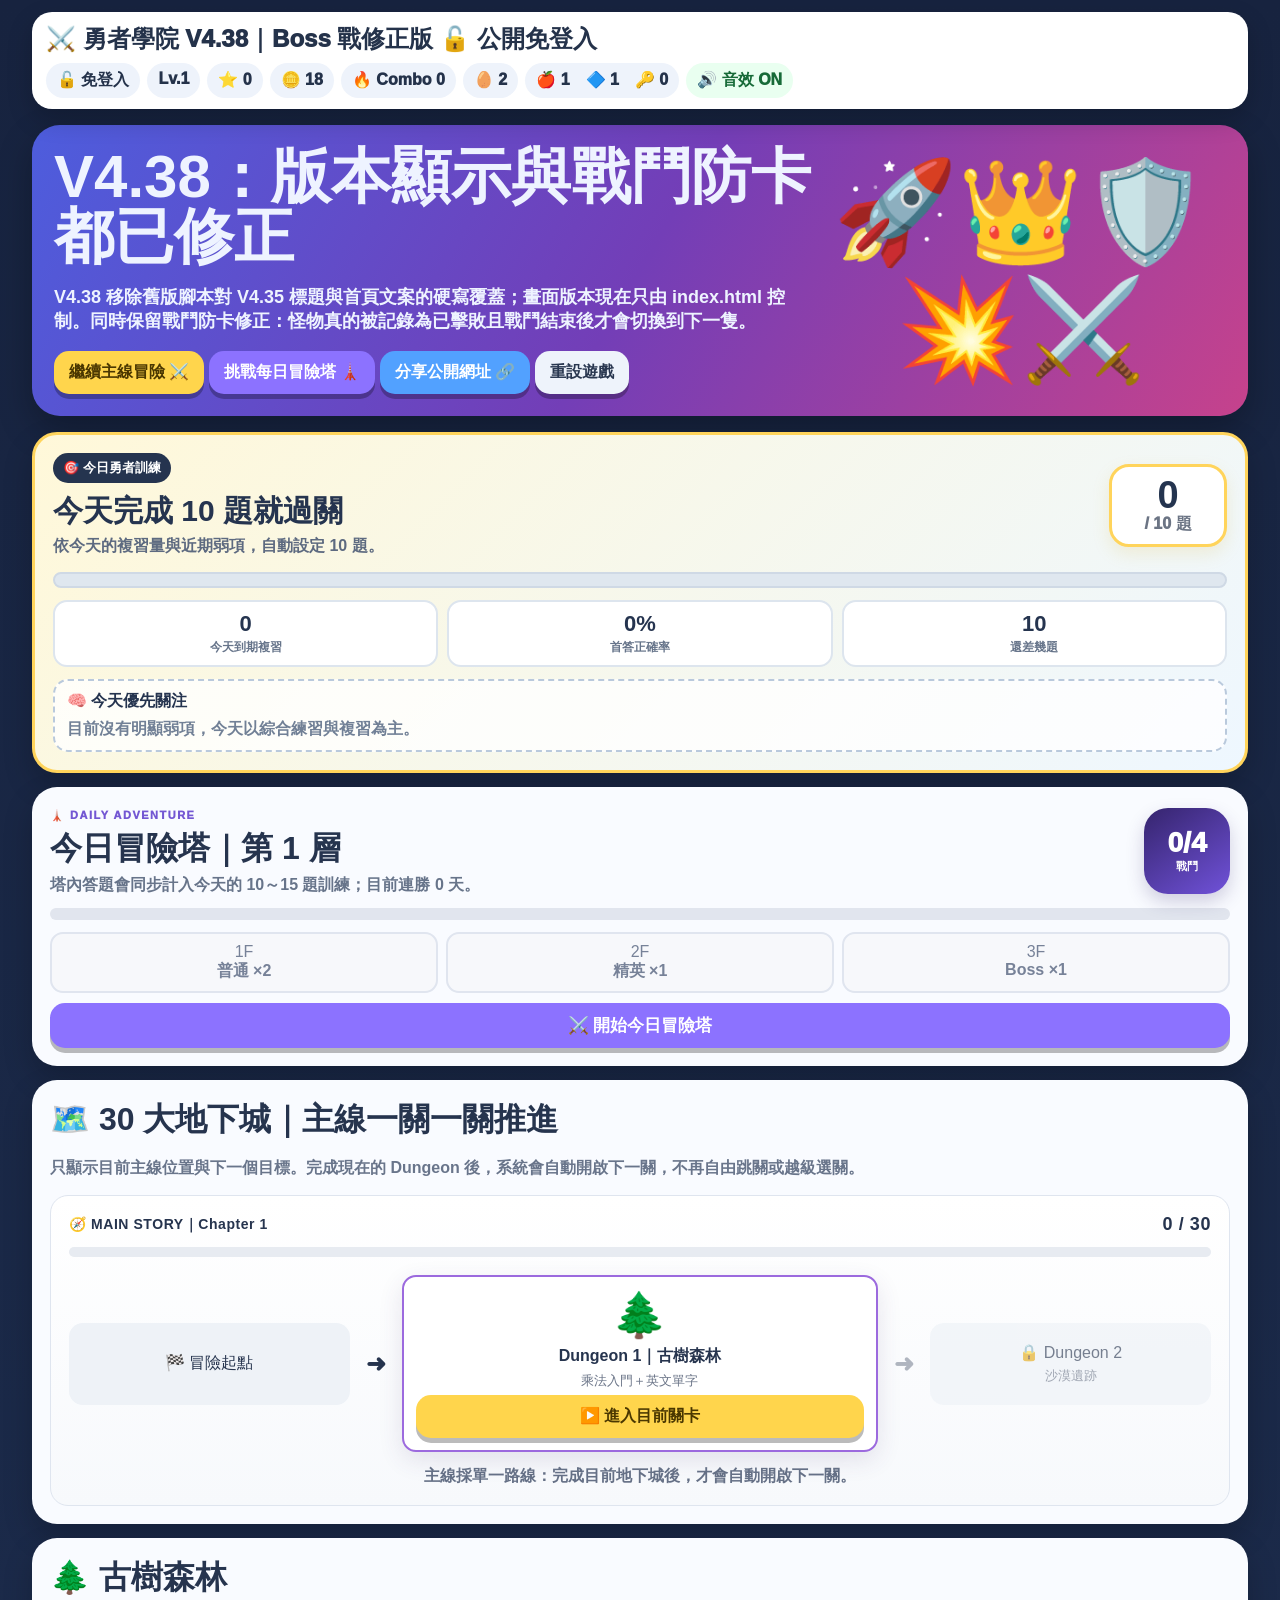
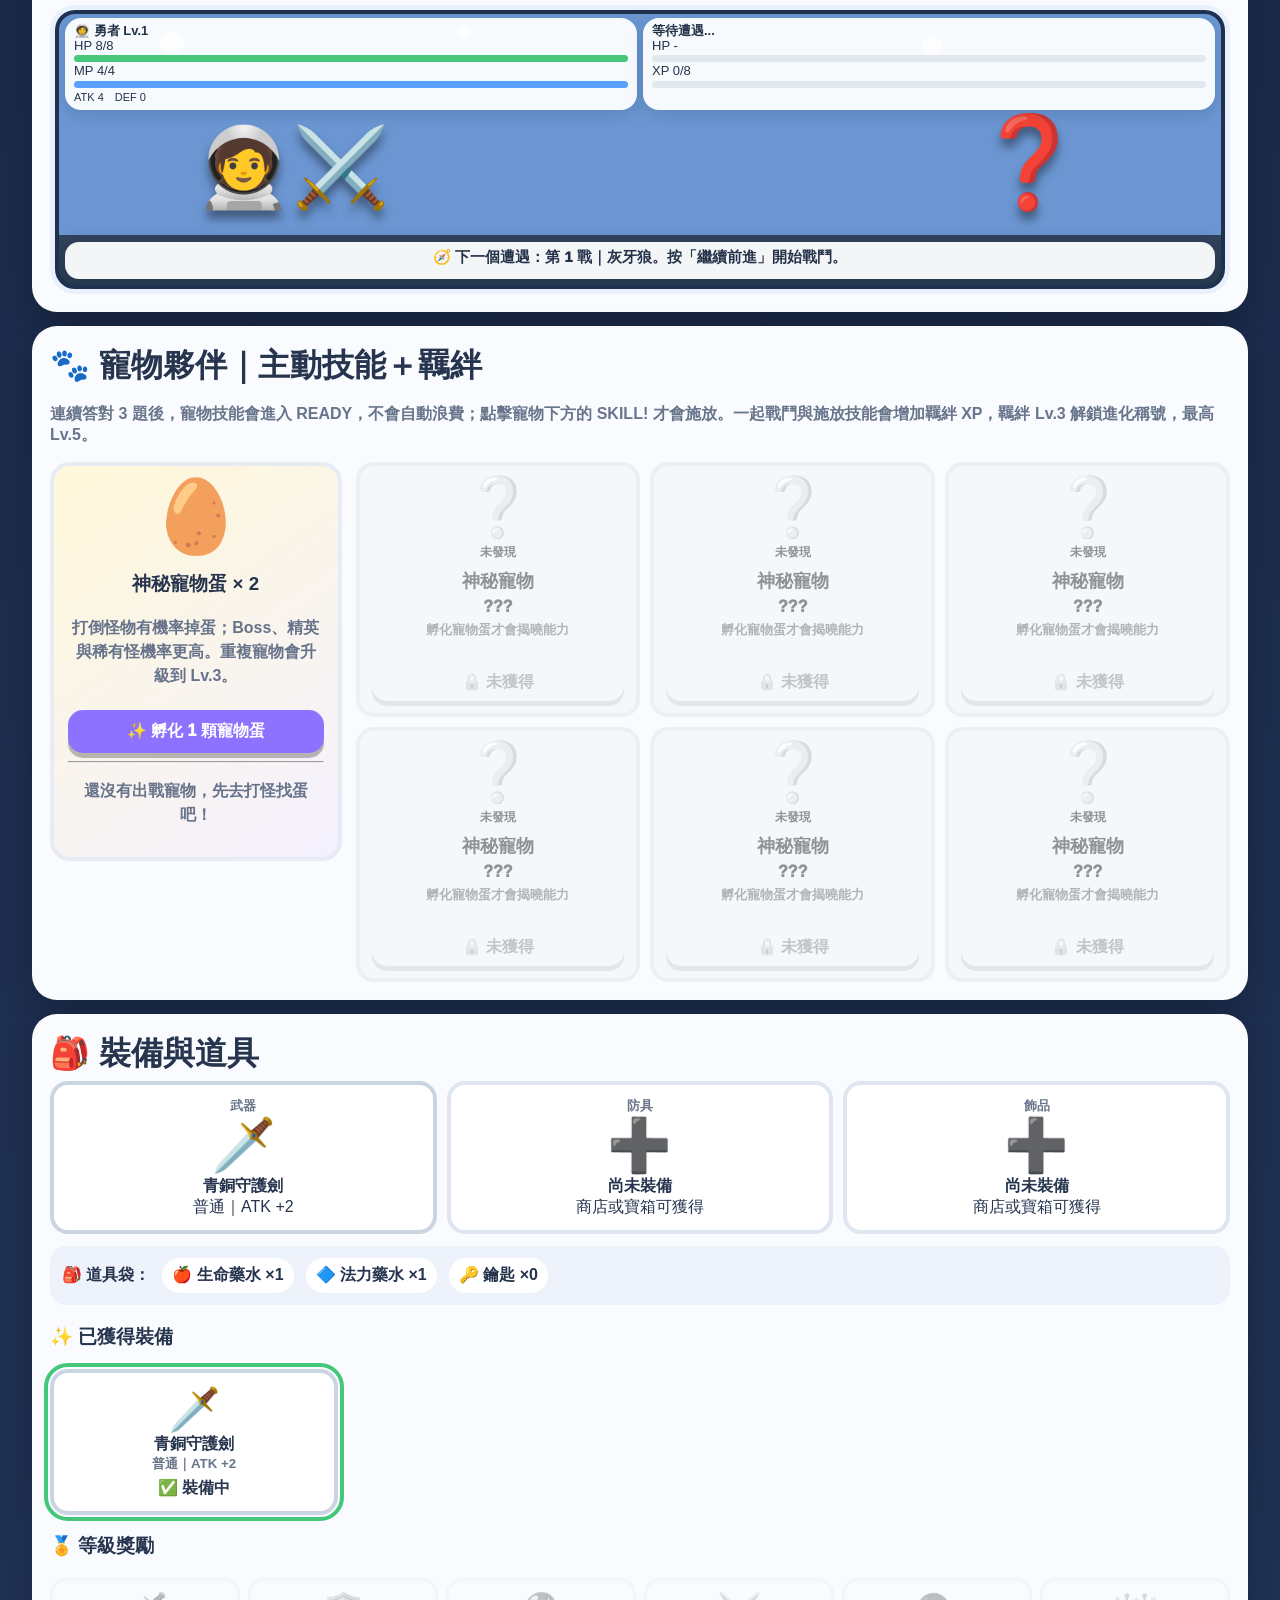
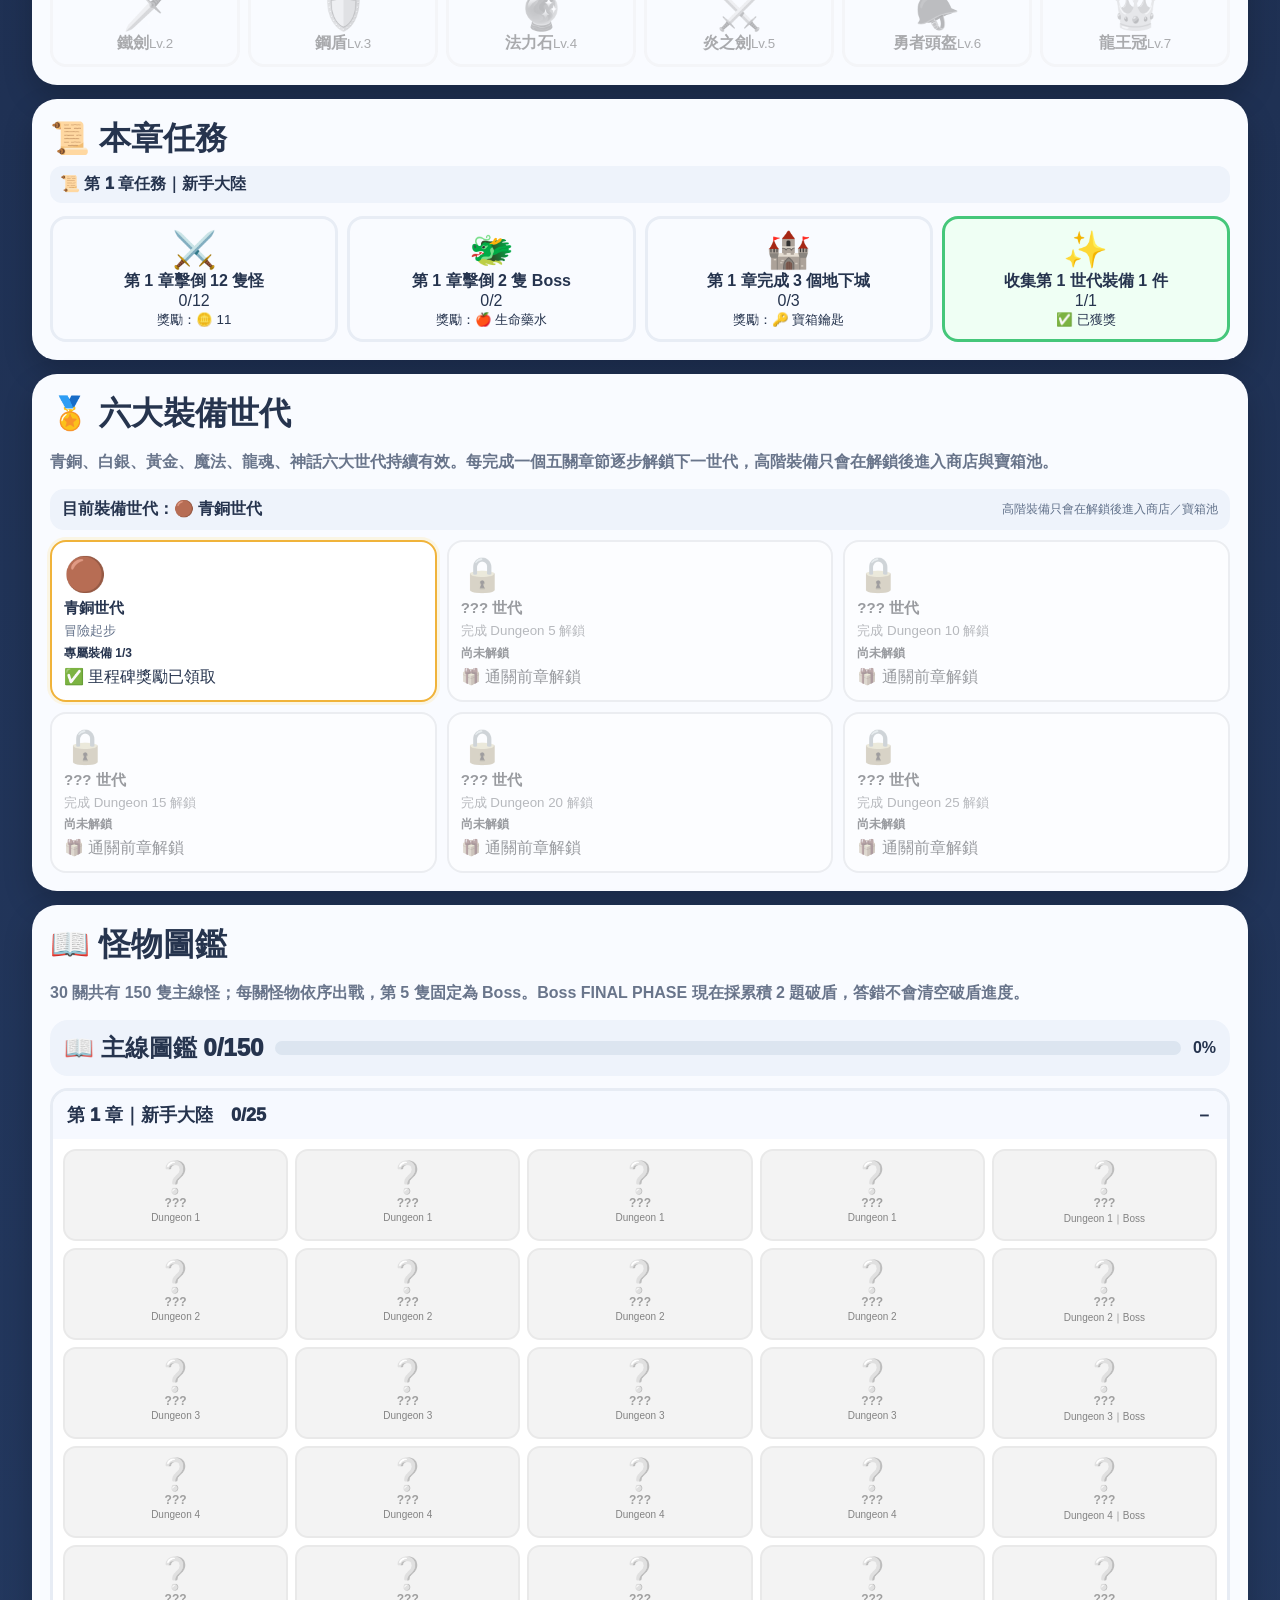
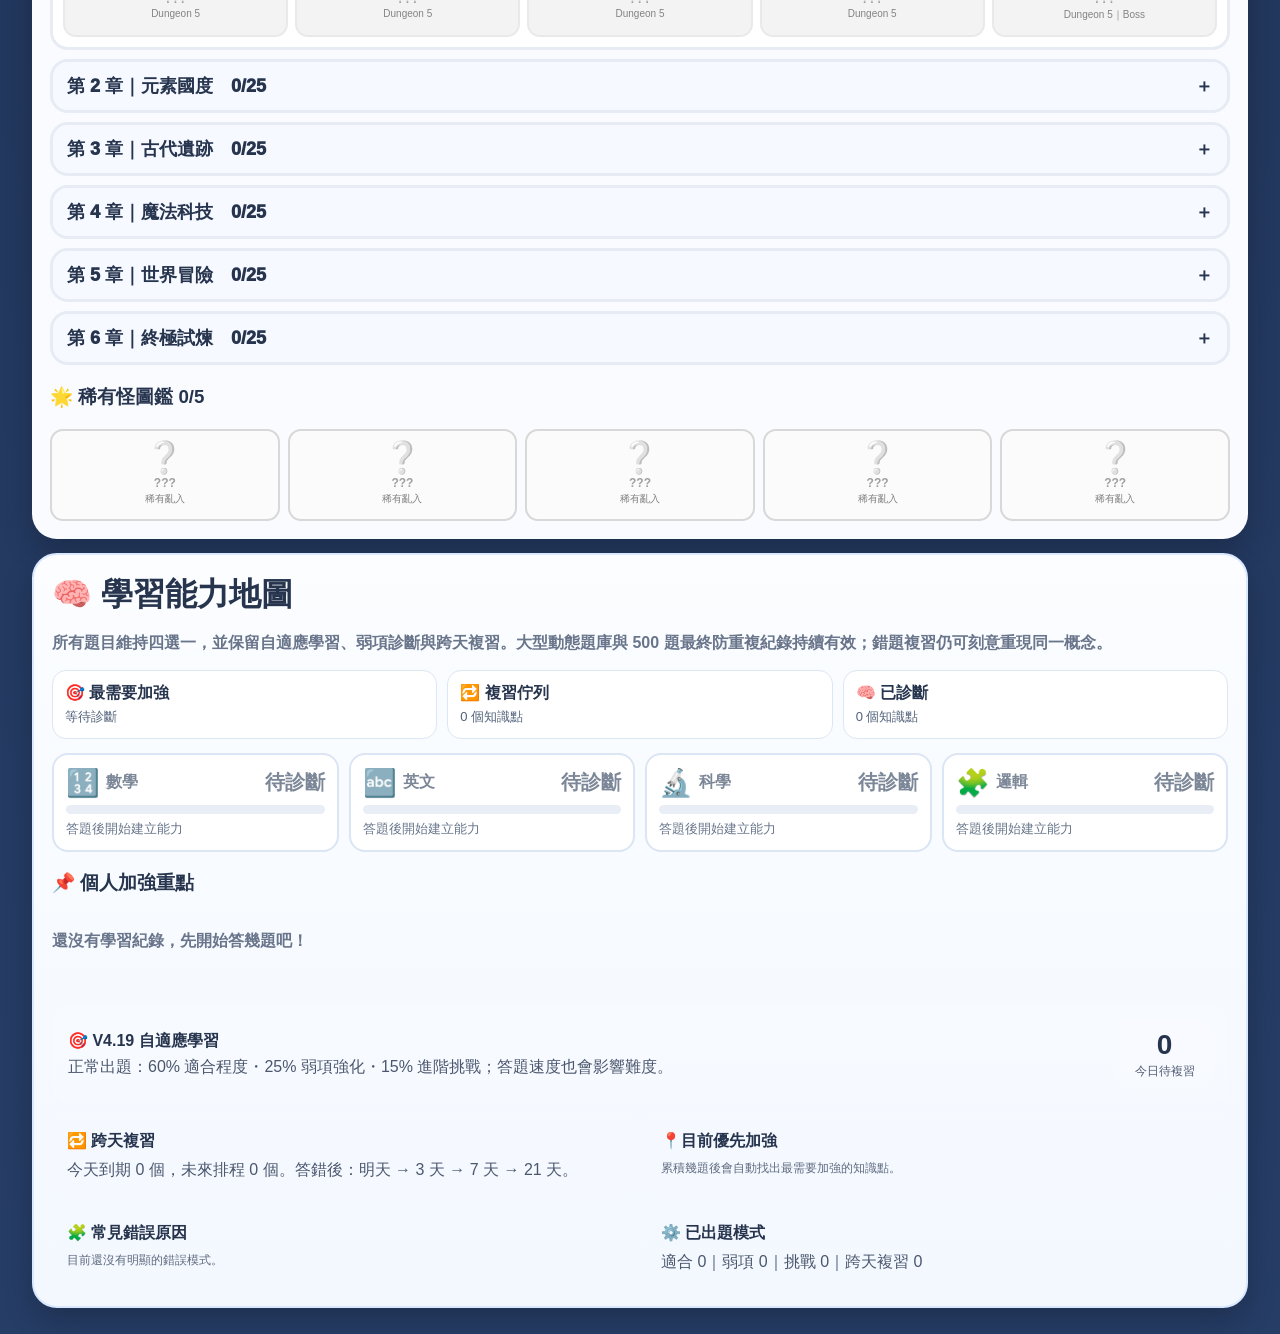
<file: index.html>
<!doctype html>
<html lang="zh-Hant">
<head>
<meta charset="utf-8">
<meta name="viewport" content="width=device-width,initial-scale=1,user-scalable=no">
<meta name="theme-color" content="#17233f">
<meta name="description" content="勇者學院 V4.38：修正舊版 JavaScript 把畫面版本號覆寫回 V4.35 的問題，並保留主線戰鬥防卡修正：只有真正記錄為已擊敗且戰鬥結束後才會自動切到下一隻。Boss 累積破盾與 1 HP 防卡修正持續保留。">
<title>勇者學院 V4.38｜版本顯示＋戰鬥防卡修正版</title>
<link rel="stylesheet" href="style.css">
<link rel="stylesheet" href="battle-v412.css">
<link rel="stylesheet" href="battle-v421.css">
<link rel="stylesheet" href="battle-v423.css">
<link rel="stylesheet" href="battle-v424.css">
<link rel="stylesheet" href="pets-v413.css">
<link rel="stylesheet" href="progression-v415.css">
<link rel="stylesheet" href="strategy-v416.css">
<link rel="stylesheet" href="learning-v417.css">
<link rel="stylesheet" href="learning-v422.css">
<link rel="stylesheet" href="adaptive-v419.css">
<link rel="stylesheet" href="daily-mission-v425.css">
<link rel="stylesheet" href="battle-v426.css">
<link rel="stylesheet" href="gameplay-v427.css">
<link rel="stylesheet" href="gameplay-v428.css">
<link rel="stylesheet" href="gameplay-v431.css">
</head>
<body>
<div class="app">
<header class="top"><div class="brand">⚔️ 勇者學院 V4.38｜Boss 戰修正版</div><div class="hud"><div class="pill">🔓 免登入</div><div class="pill">Lv.<span id="lv">1</span></div><div class="pill">⭐ <span id="stars">0</span></div><div class="pill">🪙 <span id="coins">0</span></div><div class="pill">🔥 Combo <span id="combo">0</span></div><div class="pill">🥚 <span id="eggCount">0</span></div><div class="pill">🍎 <span id="bagP">0</span>　🔷 <span id="bagE">0</span>　🔑 <span id="bagK">0</span></div></div></header>
<section class="hero"><div><h1>V4.38：版本顯示與戰鬥防卡都已修正</h1><p>V4.38 移除舊版腳本對 V4.35 標題與首頁文案的硬寫覆蓋；畫面版本現在只由 index.html 控制。同時保留戰鬥防卡修正：怪物真的被記錄為已擊敗且戰鬥結束後才會切換到下一隻。</p><button class="btn gold" onclick="startAdventure()">繼續主線冒險 ⚔️</button> <button class="btn purple" onclick="v427StartTower()">挑戰每日冒險塔 🗼</button> <button class="btn blue" onclick="v430SharePublicSite()">分享公開網址 🔗</button> <button class="btn soft" onclick="resetGame()">重設遊戲</button></div><div class="art">🚀👑🛡️💥⚔️</div></section>
<section class="card daily425Card"><div id="dailyMission425"></div></section>
<section class="card"><div id="dailyTower427"></div></section>
<section class="card"><h2>🗺️ 30 大地下城｜主線一關一關推進</h2><p class="sub">只顯示目前主線位置與下一個目標。完成現在的 Dungeon 後，系統會自動開啟下一關，不再自由跳關或越級選關。</p><div class="map" id="map"></div></section>
<section class="card"><div id="screen"></div></section>
<section class="card"><h2>🐾 寵物夥伴｜主動技能＋羈絆</h2><p class="sub">連續答對 3 題後，寵物技能會進入 READY，不會自動浪費；點擊寵物下方的 SKILL! 才會施放。一起戰鬥與施放技能會增加羈絆 XP，羈絆 Lv.3 解鎖進化稱號，最高 Lv.5。</p><div id="petsPanel"></div></section>
<section class="card"><h2>🎒 裝備與道具</h2><div id="inventory"></div></section>
<section class="card"><h2>📜 本章任務</h2><div class="quests" id="quests"></div></section>
<section class="card"><h2>🏅 六大裝備世代</h2><p class="sub">青銅、白銀、黃金、魔法、龍魂、神話六大世代持續有效。每完成一個五關章節逐步解鎖下一世代，高階裝備只會在解鎖後進入商店與寶箱池。</p><div id="progressionPanel"></div></section>
<section class="card"><h2>📖 怪物圖鑑</h2><p class="sub">30 關共有 150 隻主線怪；每關怪物依序出戰，第 5 隻固定為 Boss。Boss FINAL PHASE 現在採累積 2 題破盾，答錯不會清空破盾進度。</p><div id="monsterDex"></div></section>
<section class="card learning417Card"><h2>🧠 學習能力地圖</h2><p class="sub">所有題目維持四選一，並保留自適應學習、弱項診斷與跨天複習。大型動態題庫與 500 題最終防重複紀錄持續有效；錯題複習仍可刻意重現同一概念。</p><div id="learningMap"></div></section>
</div>
<div class="qmodal" id="qModal"><div class="qbox"><div class="qtag" id="qTag"></div><h2 id="qTitle">🎯 四選一｜選出正確答案</h2><div class="prompt" id="qPrompt"></div><div class="answers" id="qAnswers"></div></div></div>
<div class="levelModal" id="levelModal"><div class="levelBox"><div style="font-size:82px">✨⚔️✨</div><h2>LEVEL UP!</h2><p id="levelText"></p><button class="btn purple" onclick="closeLevel()">繼續</button></div></div>
<div class="eventModal" id="eventModal"><div class="eventBox"><div class="eventIcon" id="eventIcon">🎁</div><h2 id="eventTitle">地下城事件</h2><div id="eventBody"></div><div id="eventActions" class="eventActions"></div></div></div>
<div class="toast" id="toast"></div>
<script src="core.js"></script>
<script src="worlds30.js"></script>
<script src="balance-data-v414.js"></script>
<script src="unlimited.js"></script>
<script src="questions.js"></script>
<script src="questions30.js"></script>
<script src="english33.js"></script>
<script src="questions-v414.js"></script>
<script src="events.js"></script>
<script src="chest-lock.js"></script>
<script src="battle.js"></script>
<script src="hp-penalty.js"></script>
<script src="combat-v414.js"></script>
<script src="audio-v412.js"></script>
<script src="pets-v413.js"></script>
<script src="progression-v415.js"></script>
<script src="death-v415.js"></script>
<script src="challenge-v416.js"></script>
<script src="element-v416.js"></script>
<script src="flow-v416.js"></script>
<script src="learning-v417.js"></script>
<script src="adaptive-bank-v419.js"></script>
<script src="adaptive-core-v419.js"></script>
<script src="daily-mission-v425.js"></script>
<script src="question-variety-v426.js"></script>
<script src="gameplay-v427.js"></script>
<script src="gameplay-v428.js"></script>
<script src="input-hotfix-v429.js"></script>
<script src="public-v430.js"></script>
<script src="linear-v431.js"></script>
<script src="clean-battle-v432.js?v=438"></script>
<script src="question-bank-v434.js?v=438"></script>
<script src="question-quality-v435.js?v=438"></script>
<script src="boss-hotfix-v436.js?v=438"></script>
</body>
</html>
</file>
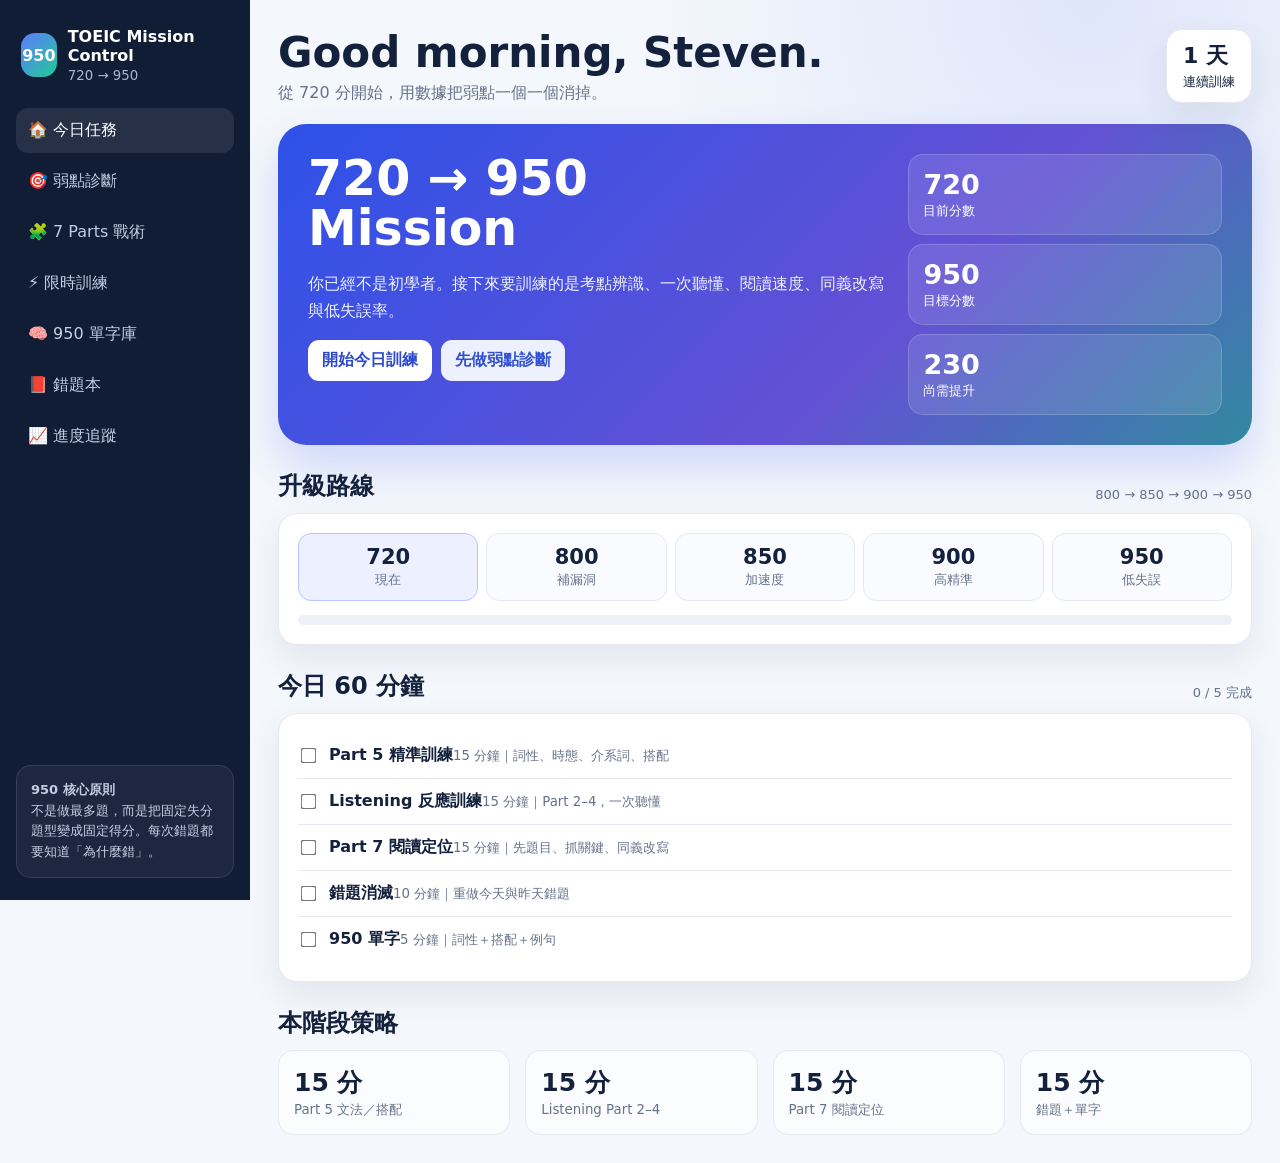
<file: toeic950/index.html>
<!doctype html>
<html lang="zh-Hant">
<head>
<meta charset="utf-8">
<meta name="viewport" content="width=device-width,initial-scale=1">
<title>TOEIC 950 Mission Control</title>
<meta name="description" content="從 TOEIC 720 挑戰 950：弱點診斷、七大 Part 訓練、限時練習、錯題本、單字與進度追蹤。">
<style>
:root{--navy:#111c35;--blue:#365cf5;--green:#16a878;--red:#cf4b46;--amber:#e59621;--bg:#f4f7fb;--panel:#fff;--ink:#14213d;--muted:#66728a;--line:#e4e9f2;--shadow:0 14px 34px #17295214}*{box-sizing:border-box}body{margin:0;font-family:Inter,"Noto Sans TC","Segoe UI",system-ui,sans-serif;background:radial-gradient(circle at 85% 0,#365cf51c,transparent 28%),var(--bg);color:var(--ink)}button,select{font:inherit}.app{display:grid;grid-template-columns:250px 1fr;min-height:100vh}.side{position:sticky;top:0;height:100vh;background:var(--navy);color:#fff;padding:22px 16px;display:flex;flex-direction:column;gap:20px}.brand{display:flex;align-items:center;gap:11px;padding:5px}.logo{width:44px;height:44px;border-radius:14px;display:grid;place-items:center;font-weight:900;background:linear-gradient(135deg,#5d7cff,#20c997)}.brand small{display:block;color:#aab6cf;margin-top:3px}.nav{display:grid;gap:6px}.nav button{border:0;background:transparent;color:#c4cee2;padding:12px;text-align:left;border-radius:12px;cursor:pointer}.nav button:hover,.nav button.active{background:#ffffff17;color:white}.side-note{margin-top:auto;padding:14px;border:1px solid #ffffff1c;background:#ffffff0d;border-radius:15px;color:#c4cee2;font-size:13px;line-height:1.6}.main{padding:28px;min-width:0}.top{display:flex;justify-content:space-between;align-items:center;gap:16px;margin-bottom:20px}.top h1{margin:0;font-size:clamp(27px,4vw,42px)}.top p{margin:6px 0 0;color:var(--muted)}.streak{background:white;border:1px solid var(--line);padding:11px 16px;border-radius:16px;box-shadow:var(--shadow)}.streak b{display:block;font-size:22px}.page{display:none}.page.active{display:block}.hero{display:grid;grid-template-columns:1.3fr .7fr;gap:18px;padding:30px;border-radius:28px;background:linear-gradient(135deg,#2e51e8,#6351d5 63%,#18a783 120%);color:#fff;box-shadow:0 22px 45px #365cf533}.hero h2{font-size:clamp(32px,5vw,49px);line-height:1.02;margin:0 0 12px}.hero p{color:#eef1ff;line-height:1.7}.hero-stats{display:grid;gap:9px;align-content:center}.hero-stat{padding:14px;border:1px solid #ffffff2a;background:#ffffff1c;border-radius:15px}.hero-stat strong{display:block;font-size:27px}.btns{display:flex;gap:9px;flex-wrap:wrap;margin-top:15px}.btn{border:0;border-radius:11px;padding:10px 14px;font-weight:800;cursor:pointer}.primary{background:var(--blue);color:#fff}.light{background:white;color:#2d49ce}.soft{background:#edf1ff;color:#3150d2}.green{background:#e8f8f2;color:#0b8a65}.danger{background:#fff0ef;color:#b43f39}.grid{display:grid;gap:15px}.g2{grid-template-columns:repeat(2,minmax(0,1fr))}.g3{grid-template-columns:repeat(3,minmax(0,1fr))}.g4{grid-template-columns:repeat(4,minmax(0,1fr))}.panel{background:var(--panel);border:1px solid var(--line);border-radius:19px;padding:19px;box-shadow:var(--shadow)}.panel h3{margin:0 0 10px}.panel p{color:var(--muted);line-height:1.65}.section-title{display:flex;justify-content:space-between;align-items:end;gap:12px;margin:25px 0 11px}.section-title h2{margin:0}.section-title span{color:var(--muted);font-size:13px}.ladder{display:grid;grid-template-columns:repeat(5,1fr);gap:8px}.step{padding:11px;border:1px solid var(--line);border-radius:13px;text-align:center;background:#fafbfe}.step.current{border-color:#b9c5ff;background:#edf1ff}.step strong{display:block;font-size:21px}.step small{color:var(--muted)}.progress{height:10px;border-radius:999px;overflow:hidden;background:#edf0f6;margin-top:14px}.progress div{height:100%;background:linear-gradient(90deg,var(--blue),var(--green))}.metric{padding:15px;border:1px solid var(--line);border-radius:15px;background:#fbfcfe}.metric strong{display:block;font-size:25px}.metric small{color:var(--muted)}.task{display:flex;gap:11px;align-items:flex-start;padding:12px 0;border-bottom:1px solid var(--line)}.task:last-child{border-bottom:0}.task input{margin-top:4px;transform:scale(1.2)}.task.done b,.task.done span{text-decoration:line-through;color:#929bab}.task small{color:var(--muted)}.part{position:relative;overflow:hidden}.part .num{position:absolute;right:14px;top:3px;font-size:48px;font-weight:900;color:#edf1ff}.tag,.pill{display:inline-block;border-radius:999px;padding:5px 9px;background:#edf1ff;color:#3454d1;font-size:12px;font-weight:800}.part ul{padding-left:18px;color:var(--muted);line-height:1.7}.form{display:flex;gap:10px;align-items:end;flex-wrap:wrap}.field{display:grid;gap:5px}.field label{font-size:12px;color:var(--muted);font-weight:700}.field select{padding:10px;border:1px solid var(--line);background:white;border-radius:10px}.qbox{min-height:230px}.qhead{display:flex;justify-content:space-between;color:var(--muted);font-size:13px}.question{font-size:20px;font-weight:800;line-height:1.55;margin:18px 0 13px}.passage{white-space:pre-line;background:#f6f8fc;border-radius:13px;padding:14px;line-height:1.65;margin-top:14px}.options{display:grid;gap:8px}.opt{border:1px solid var(--line);border-radius:11px;background:white;padding:11px;text-align:left;cursor:pointer}.opt:hover{border-color:#aab8f3;background:#f8f9ff}.opt.correct{border-color:#75d1b2;background:#ebfaf4}.opt.wrong{border-color:#efa09b;background:#fff3f2}.feedback{margin-top:13px;padding:12px;border-radius:11px;background:#f5f7fb;color:#48536c;line-height:1.6}.timer{font-weight:900;color:var(--red);font-variant-numeric:tabular-nums}.vword{font-size:36px;font-weight:900;margin:10px 0}.translation{font-size:20px;color:var(--green);font-weight:800}.error{padding:13px 0;border-bottom:1px solid var(--line)}.error:last-child{border-bottom:0}.error small{color:var(--muted);line-height:1.55}.empty{text-align:center;padding:20px;color:var(--muted)}.chart{height:175px;display:flex;align-items:end;gap:9px}.barcol{flex:1;text-align:center;color:var(--muted);font-size:11px}.bar{min-height:5px;background:linear-gradient(180deg,var(--blue),#8ca0ff);border-radius:8px 8px 3px 3px}.callout{border-left:4px solid var(--amber);background:#fff8eb;border-radius:10px;padding:12px 14px;color:#74531e;line-height:1.65}@media(max-width:900px){.app{grid-template-columns:1fr}.side{position:relative;height:auto}.nav{grid-template-columns:repeat(4,1fr)}.side-note{display:none}.hero{grid-template-columns:1fr}.g4,.g3{grid-template-columns:repeat(2,1fr)}}@media(max-width:620px){.main{padding:17px}.nav{grid-template-columns:repeat(2,1fr)}.g2,.g3,.g4{grid-template-columns:1fr}.ladder{grid-template-columns:1fr 1fr}.streak{display:none}.hero{padding:22px}}
</style>
</head>
<body>
<div class="app">
<aside class="side">
<div class="brand"><div class="logo">950</div><div><b>TOEIC Mission Control</b><small>720 → 950</small></div></div>
<div class="nav">
<button class="active" data-go="home">🏠 今日任務</button><button data-go="diagnostic">🎯 弱點診斷</button><button data-go="parts">🧩 7 Parts 戰術</button><button data-go="practice">⚡ 限時訓練</button><button data-go="vocab">🧠 950 單字庫</button><button data-go="errors">📕 錯題本</button><button data-go="progress">📈 進度追蹤</button>
</div>
<div class="side-note"><b>950 核心原則</b><br>不是做最多題，而是把固定失分題型變成固定得分。每次錯題都要知道「為什麼錯」。</div>
</aside>
<main class="main">
<header class="top"><div><h1 id="greeting">TOEIC 950 Project</h1><p>從 720 分開始，用數據把弱點一個一個消掉。</p></div><div class="streak"><b id="streak">1 天</b><small>連續訓練</small></div></header>
<section id="home" class="page active">
<div class="hero"><div><h2>720 → 950<br>Mission</h2><p>你已經不是初學者。接下來要訓練的是考點辨識、一次聽懂、閱讀速度、同義改寫與低失誤率。</p><div class="btns"><button class="btn light" onclick="go('practice')">開始今日訓練</button><button class="btn soft" onclick="go('diagnostic')">先做弱點診斷</button></div></div><div class="hero-stats"><div class="hero-stat"><strong id="currentScore">720</strong><small>目前分數</small></div><div class="hero-stat"><strong>950</strong><small>目標分數</small></div><div class="hero-stat"><strong id="gap">230</strong><small>尚需提升</small></div></div></div>
<div class="section-title"><h2>升級路線</h2><span>800 → 850 → 900 → 950</span></div>
<div class="panel"><div class="ladder"><div class="step current"><strong>720</strong><small>現在</small></div><div class="step"><strong>800</strong><small>補漏洞</small></div><div class="step"><strong>850</strong><small>加速度</small></div><div class="step"><strong>900</strong><small>高精準</small></div><div class="step"><strong>950</strong><small>低失誤</small></div></div><div class="progress"><div id="scoreProgress" style="width:0%"></div></div></div>
<div class="section-title"><h2>今日 60 分鐘</h2><span id="taskStatus">0 / 5 完成</span></div><div class="panel" id="tasks"></div>
<div class="section-title"><h2>本階段策略</h2></div><div class="grid g4"><div class="metric"><strong>15 分</strong><small>Part 5 文法／搭配</small></div><div class="metric"><strong>15 分</strong><small>Listening Part 2–4</small></div><div class="metric"><strong>15 分</strong><small>Part 7 閱讀定位</small></div><div class="metric"><strong>15 分</strong><small>錯題＋單字</small></div></div>
</section>
<section id="diagnostic" class="page"><div class="section-title"><h2>弱點診斷</h2><span>先找出最容易漏分的 Part</span></div><div class="grid g3"><div class="metric"><strong id="diagDone">0 / 14</strong><small>已完成</small></div><div class="metric"><strong id="diagAcc">—</strong><small>正確率</small></div><div class="metric"><strong id="diagWeak">—</strong><small>目前弱項</small></div></div><div class="panel qbox" style="margin-top:15px" id="diagBox"><h3>14 題快速診斷</h3><p>涵蓋 Part 2–7。聽力題按播放後作答；答錯會自動進入錯題本。</p><button class="btn primary" onclick="startDiag()">開始診斷</button></div></section>
<section id="parts" class="page"><div class="section-title"><h2>TOEIC 7 Parts 戰術</h2><span>不同 Part 用不同方法</span></div><div class="grid g3" id="partsGrid"></div></section>
<section id="practice" class="page"><div class="section-title"><h2>限時訓練</h2><span>先準，再快</span></div><div class="panel"><div class="form"><div class="field"><label>選擇 Part</label><select id="partSelect"><option value="2">Part 2</option><option value="3">Part 3</option><option value="4">Part 4</option><option value="5" selected>Part 5</option><option value="6">Part 6</option><option value="7">Part 7</option></select></div><div class="field"><label>題數</label><select id="countSelect"><option>5</option><option>10</option></select></div><button class="btn primary" onclick="startPractice()">開始</button><button class="btn soft" onclick="resetPractice()">重設</button></div></div><div class="grid g3" style="margin-top:14px"><div class="metric"><strong id="pracScore">0 / 0</strong><small>答對</small></div><div class="metric"><strong id="pracAcc">—</strong><small>正確率</small></div><div class="metric"><strong id="timer" class="timer">00:00</strong><small>時間</small></div></div><div class="panel qbox" id="practiceBox" style="margin-top:14px"><div class="empty">選擇 Part 後開始訓練。</div></div></section>
<section id="vocab" class="page"><div class="section-title"><h2>950 單字＋搭配</h2><span>不是只背中文意思</span></div><div class="grid g2"><div class="panel" id="vocabCard"></div><div class="panel"><h3>高分單字怎麼背</h3><p>每個字至少記四件事：意思、詞性、常見搭配、句中用法。</p><div class="btns"><button class="btn soft" onclick="prevVocab()">上一個</button><button class="btn primary" onclick="speakVocab()">🔊 慢速聽</button><button class="btn green" onclick="gradeVocab(true)">我會了</button><button class="btn danger" onclick="gradeVocab(false)">再複習</button><button class="btn soft" onclick="nextVocab()">下一個</button></div><p>已掌握：<b id="knownCount">0</b> / <span id="vocabTotal">0</span></p></div></div></section>
<section id="errors" class="page"><div class="section-title"><h2>錯題本</h2><span>把失分模式變成得分模式</span></div><div class="grid g3"><div class="metric"><strong id="errorCount">0</strong><small>錯題數</small></div><div class="metric"><strong id="topWeak">—</strong><small>錯最多 Part</small></div><div class="metric"><strong id="reviewed">0</strong><small>已複習</small></div></div><div class="panel" style="margin-top:14px"><div id="errorList"></div><div class="btns"><button class="btn danger" onclick="clearErrors()">清空錯題</button></div></div></section>
<section id="progress" class="page"><div class="section-title"><h2>進度追蹤</h2><span>看趨勢，不看一天的情緒</span></div><div class="grid g4"><div class="metric"><strong id="pDays">0</strong><small>學習天數</small></div><div class="metric"><strong id="pQ">0</strong><small>累積題數</small></div><div class="metric"><strong id="pAcc">—</strong><small>累積正確率</small></div><div class="metric"><strong id="pVocab">0</strong><small>掌握單字</small></div></div><div class="grid g2" style="margin-top:14px"><div class="panel"><h3>最近 7 天</h3><div class="chart" id="chart"></div></div><div class="panel"><h3>教練建議</h3><div class="callout" id="coach"></div></div></div></section>
</main></div>
<script>
const KEY='toeic950_v2';
const defaultData={tasks:{},errors:[],known:[],practice:{total:0,correct:0},diag:{i:0,correct:0,answers:[],byPart:{}},days:{}};
let data=JSON.parse(localStorage.getItem(KEY)||'null')||structuredClone(defaultData),vIndex=0,prac={list:[],i:0,c:0,start:0,timer:null,answered:false};
const today=()=>new Date().toLocaleDateString('en-CA');
function save(){localStorage.setItem(KEY,JSON.stringify(data));renderAll()}
function speak(t,rate=.82){speechSynthesis.cancel();const u=new SpeechSynthesisUtterance(t);u.lang='en-US';u.rate=rate;speechSynthesis.speak(u)}
function go(id){document.querySelectorAll('.page').forEach(x=>x.classList.toggle('active',x.id===id));document.querySelectorAll('.nav button').forEach(x=>x.classList.toggle('active',x.dataset.go===id));scrollTo({top:0,behavior:'smooth'});if(id==='errors')renderErrors();if(id==='progress')renderProgress()}
document.querySelectorAll('[data-go]').forEach(b=>b.onclick=()=>go(b.dataset.go));
const TASKS=[['Part 5 精準訓練','15 分鐘｜詞性、時態、介系詞、搭配'],['Listening 反應訓練','15 分鐘｜Part 2–4，一次聽懂'],['Part 7 閱讀定位','15 分鐘｜先題目、抓關鍵、同義改寫'],['錯題消滅','10 分鐘｜重做今天與昨天錯題'],['950 單字','5 分鐘｜詞性＋搭配＋例句']];
const PARTS=[['1','Photographs','照片題','人物動作、位置、被動語態；避免腦補照片沒有的資訊。'],['2','Question–Response','應答題','先判斷 Who/Where/When/Why/How；注意間接回答。'],['3','Conversations','對話題','先看題目，聽人物、目的、問題、下一步。'],['4','Talks','獨白題','抓場景、目的、時間、地點、數字與後續動作。'],['5','Incomplete Sentences','單句選擇','先判斷考詞性還是文法；搭配題靠語塊。'],['6','Text Completion','段落填空','除了文法，也看前後文邏輯與代名詞指涉。'],['7','Reading Comprehension','閱讀理解','題目先行、定位、同義改寫；不要逐字翻譯。']];
const VOCAB=[
['allocate','v.','分配','allocate resources / budget','The manager allocated additional funds to the project.','經理為專案分配了額外資金。'],
['eligible','adj.','符合資格的','be eligible for','Employees are eligible for the bonus after six months.','員工滿六個月後符合獎金資格。'],
['implement','v.','實施','implement a policy / plan','The company will implement the new policy next month.','公司下個月將實施新政策。'],
['substantial','adj.','大量的；重大的','substantial increase / savings','The redesign resulted in substantial cost savings.','重新設計帶來大幅成本節省。'],
['comply','v.','遵守','comply with regulations','All suppliers must comply with the safety regulations.','所有供應商都必須遵守安全規範。'],
['tentative','adj.','暫定的','tentative schedule','The tentative schedule will be confirmed on Friday.','暫定時程將於週五確認。'],
['accommodate','v.','容納；配合','accommodate a request','We can accommodate your request for an earlier delivery.','我們可以配合你提早交貨的要求。'],
['deteriorate','v.','惡化','conditions deteriorate','Road conditions may deteriorate during the storm.','暴風雨期間路況可能惡化。'],
['reimburse','v.','報銷；償還','reimburse expenses','The company will reimburse approved travel expenses.','公司會報銷核准的差旅費。'],
['adjacent','adj.','相鄰的','adjacent to','The conference room is adjacent to the lobby.','會議室就在大廳旁邊。'],
['mandatory','adj.','強制的','mandatory training','Safety training is mandatory for all new employees.','所有新員工都必須接受安全訓練。'],
['retain','v.','保留','retain records / customers','Please retain all receipts for reimbursement.','請保留所有收據以供報銷。']];
const Q={
2:[
{spoken:'When will the revised contract be ready?',opts:['By Friday afternoon.','In the legal department.','Yes, I revised it.'],a:0,why:'When 問時間，By Friday afternoon 最直接。',cause:'問句辨識'},
{spoken:'Why was the meeting postponed?',opts:['Because the director is traveling.','At three o clock.','In the main conference room.'],a:0,why:'Why 問原因，Because... 是原因回答。',cause:'問句辨識'},
{spoken:'Who is responsible for ordering office supplies?',opts:['A new shipment arrived.','I believe Maria is.','Near the reception desk.'],a:1,why:'Who 問人，Maria is 為省略式回答。',cause:'間接回答'},
{spoken:'Could you send me the updated sales figures?',opts:['Sure, I will email them now.','Sales increased last year.','The figure is on the wall.'],a:0,why:'Could you 是請求，應答應表達是否能做。',cause:'功能句'}],
3:[
{spoken:'Man: The printer on the third floor is not working again. Woman: I already called the maintenance company. They said a technician will arrive after lunch. Man: Great. I will use the second-floor printer until then.',prompt:'What will the man probably do next?',opts:['Call a technician','Use another printer','Buy a new printer','Have lunch'],a:1,why:'男士明確說 until then 會使用二樓印表機。',cause:'下一步'},
{spoken:'Woman: Have you finished the quarterly report? Man: Almost. I am waiting for the finance team to send me the final expense numbers. Woman: They sent those to me this morning. I will forward the message to you.',prompt:'Why has the man not finished the report?',opts:['He missed a meeting','He needs financial data','His computer failed','The deadline changed'],a:1,why:'他仍在等待 final expense numbers。',cause:'原因定位'}],
4:[
{spoken:'Attention passengers. The 8:15 train to Harbor City will depart from platform six instead of platform four due to maintenance work. Please allow extra time to reach the new platform.',prompt:'What has changed?',opts:['The departure time','The ticket price','The platform','The destination'],a:2,why:'公告明確說 platform six instead of platform four。',cause:'細節定位'},
{spoken:'Thank you for calling Bright Dental Clinic. Our office is closed for a staff training session this afternoon. We will reopen tomorrow at eight thirty. To leave a message, please press one.',prompt:'Why is the office closed?',opts:['A holiday','Staff training','Construction','Bad weather'],a:1,why:'原因是 staff training session。',cause:'原因定位'}],
5:[
{prompt:'The marketing team will _____ the new advertising campaign next Monday.',opts:['launch','launched','launching','launches'],a:0,why:'will 後接原形動詞 launch。',cause:'動詞型態'},
{prompt:'Employees are required to submit expense reports _____ five business days.',opts:['within','during','among','except'],a:0,why:'within + 時間範圍 = 在期限內。',cause:'介系詞'},
{prompt:'The factory achieved a _____ improvement in production efficiency.',opts:['substance','substantial','substantially','substantiate'],a:1,why:'improvement 是名詞，前面需要形容詞 substantial。',cause:'詞性'},
{prompt:'Ms. Chen was selected for the position because of her _____ experience.',opts:['extent','extensively','extensive','extend'],a:2,why:'experience 是名詞，需要形容詞 extensive。',cause:'詞性'},
{prompt:'The conference room is available, _____ it must be reserved in advance.',opts:['but','so that','unless','despite'],a:0,why:'前後有轉折：可使用，但是必須先預約。',cause:'連接詞'},
{prompt:'Please contact the supplier _____ the shipment does not arrive by noon.',opts:['if','despite','during','whereas'],a:0,why:'if 表示條件：如果中午前未送達。',cause:'條件句'}],
6:[
{passage:'To: All Staff\nSubject: Parking Lot Maintenance\nThe west parking lot will be closed this Saturday for resurfacing. Employees working that day should use the east lot. _____, additional spaces have been reserved near the visitor entrance.',prompt:'Choose the best word for the blank.',opts:['However','Therefore','Additionally','Otherwise'],a:2,why:'後句提供額外安排，Additionally 最符合補充邏輯。',cause:'篇章邏輯'},
{passage:'Thank you for registering for the Product Leadership Seminar. Your payment has been received. A confirmation packet _____ to your email address within two business days.',prompt:'Choose the best answer.',opts:['sends','sent','will be sent','sending'],a:2,why:'packet 是被寄送，且為未來動作，因此 will be sent。',cause:'被動語態'}],
7:[
{passage:'NOTICE\nThe Riverside Fitness Center will close at 6:00 P.M. on August 28 for equipment inspection. Members who normally attend evening classes may use the Downtown branch at no additional charge. Regular hours will resume on August 29.',prompt:'What is indicated about August 28?',opts:['Membership fees will increase.','The center will close earlier than usual.','All equipment will be replaced.','The Downtown branch will be closed.'],a:1,why:'close at 6 P.M. 且提供晚間課程替代地點，表示當天提早關閉。',cause:'資訊推論'},
{passage:'From: Elena Park\nTo: Project Team\nThe client approved the revised packaging design this morning. Please send the final drawings to Production by Thursday so that tooling can begin on schedule. Ken will update the cost sheet separately.',prompt:'What is the team asked to do?',opts:['Meet with the client','Revise the cost sheet','Send final drawings','Delay tooling'],a:2,why:'信中明確要求 send the final drawings to Production by Thursday。',cause:'任務定位'},
{passage:'City Library Announcement\nBeginning September 1, the second floor will be temporarily unavailable while new lighting is installed. The first floor, study rooms, and online services will continue operating normally. Work is expected to take approximately three weeks.',prompt:'What will remain available?',opts:['The second floor','All floors','Study rooms','New lighting services'],a:2,why:'公告明確說 study rooms continue operating normally。',cause:'細節定位'}]};
const DIAG=[Q[2][0],Q[2][2],Q[3][0],Q[3][1],Q[4][0],Q[4][1],Q[5][0],Q[5][1],Q[5][2],Q[5][4],Q[6][0],Q[6][1],Q[7][0],Q[7][1]].map((x,i)=>({...x,part:[2,2,3,3,4,4,5,5,5,5,6,6,7,7][i]}));
function init(){const hr=new Date().getHours();document.getElementById('greeting').textContent=(hr<12?'Good morning':hr<18?'Good afternoon':'Good evening')+', Steven.';const d=today();if(!data.days[d])data.days[d]=0;renderAll()}
function renderAll(){renderTasks();renderParts();renderVocab();renderErrors();renderProgress();renderDiagStats();const d=today(),done=Object.values(data.tasks[d]||{}).filter(Boolean).length;data.days[d]=Math.round(done/TASKS.length*100);localStorage.setItem(KEY,JSON.stringify(data));document.getElementById('scoreProgress').firstChild}
function renderTasks(){const d=today();data.tasks[d]??={};const box=document.getElementById('tasks');box.innerHTML=TASKS.map((t,i)=>`<label class="task ${data.tasks[d][i]?'done':''}"><input type="checkbox" ${data.tasks[d][i]?'checked':''} onchange="toggleTask(${i},this.checked)"><span><b>${t[0]}</b><small>${t[1]}</small></span></label>`).join('');const n=Object.values(data.tasks[d]).filter(Boolean).length;document.getElementById('taskStatus').textContent=`${n} / ${TASKS.length} 完成`;document.getElementById('scoreProgress').style.width=Math.min(100,n/TASKS.length*20)+'%'}
function toggleTask(i,v){data.tasks[today()][i]=v;save()}
function renderParts(){document.getElementById('partsGrid').innerHTML=PARTS.map(p=>`<div class="panel part"><span class="num">${p[0]}</span><span class="tag">Part ${p[0]}</span><h3>${p[1]}</h3><p>${p[2]}</p><ul><li>${p[3]}</li></ul></div>`).join('')}
function startDiag(){data.diag={i:0,correct:0,answers:[],byPart:{}};save();renderDiag()}
function renderDiag(){if(data.diag.i>=DIAG.length)return finishDiag();const q=DIAG[data.diag.i],listen=q.part<=4;document.getElementById('diagBox').innerHTML=`<div class="qhead"><span>診斷 ${data.diag.i+1}/${DIAG.length} · Part ${q.part}</span><span>${listen?'Listening':'Reading'}</span></div>${q.passage?`<div class="passage">${q.passage}</div>`:''}${listen?`<div class="btns"><button class="btn primary" onclick='speak(${JSON.stringify(q.spoken)},.82)'>▶ 播放題目</button></div>`:''}<div class="question">${listen&&q.part===2?'選出最適當的回答。':q.prompt||''}</div><div class="options">${q.opts.map((o,i)=>`<button class="opt" onclick="answerDiag(${i},this)">${String.fromCharCode(65+i)}. ${o}</button>`).join('')}</div><div id="diagFeedback"></div>`}
function answerDiag(i,btn){const q=DIAG[data.diag.i],ok=i===q.a;document.querySelectorAll('#diagBox .opt').forEach((b,j)=>{b.disabled=true;if(j===q.a)b.classList.add('correct')});if(!ok)btn.classList.add('wrong');data.diag.correct+=ok?1:0;data.diag.answers.push(ok);data.diag.byPart[q.part]??={n:0,c:0};data.diag.byPart[q.part].n++;data.diag.byPart[q.part].c+=ok?1:0;if(!ok)addError(q.part,q.prompt||q.spoken,q.opts[q.a],q.why,q.cause);document.getElementById('diagFeedback').innerHTML=`<div class="feedback"><b>${ok?'✅ 正確':'❌ 答錯'}</b><br>${q.why}</div><div class="btns"><button class="btn primary" onclick="nextDiag()">下一題</button></div>`;save()}
function nextDiag(){data.diag.i++;save();renderDiag()}
function renderDiagStats(){const n=data.diag.answers.length;document.getElementById('diagDone').textContent=`${Math.min(n,14)} / 14`;document.getElementById('diagAcc').textContent=n?Math.round(data.diag.correct/n*100)+'%':'—';const es=Object.entries(data.diag.byPart||{}).sort((a,b)=>(a[1].c/a[1].n)-(b[1].c/b[1].n));document.getElementById('diagWeak').textContent=es.length?'Part '+es[0][0]:'—'}
function finishDiag(){const es=Object.entries(data.diag.byPart).sort((a,b)=>(a[1].c/a[1].n)-(b[1].c/b[1].n)),w=es[0]?.[0]||5,acc=Math.round(data.diag.correct/DIAG.length*100);document.getElementById('diagBox').innerHTML=`<h3>診斷完成</h3><div class="callout">診斷正確率 ${acc}%。接下來 7 天，建議至少 40% 練習時間放在 <b>Part ${w}</b>，直到該 Part 穩定超過 90%。</div><div class="btns"><button class="btn primary" onclick="go('practice')">開始針對訓練</button><button class="btn soft" onclick="startDiag()">重新診斷</button></div>`;renderDiagStats()}
function resetPractice(){if(prac.timer)clearInterval(prac.timer);prac={list:[],i:0,c:0,start:0,timer:null,answered:false};document.getElementById('practiceBox').innerHTML='<div class="empty">選擇 Part 後開始訓練。</div>';document.getElementById('pracScore').textContent='0 / 0';document.getElementById('pracAcc').textContent='—';document.getElementById('timer').textContent='00:00'}
function startPractice(){resetPractice();const p=+document.getElementById('partSelect').value,n=+document.getElementById('countSelect').value;let pool=[...(Q[p]||Q[5])];while(pool.length<n)pool=pool.concat(Q[p]||Q[5]);prac.list=pool.sort(()=>Math.random()-.5).slice(0,n);prac.start=Date.now();prac.timer=setInterval(()=>{const s=Math.floor((Date.now()-prac.start)/1000);document.getElementById('timer').textContent=String(Math.floor(s/60)).padStart(2,'0')+':'+String(s%60).padStart(2,'0')},1000);renderPractice()}
function renderPractice(){if(prac.i>=prac.list.length)return finishPractice();prac.answered=false;const q=prac.list[prac.i],p=+document.getElementById('partSelect').value,listen=p<=4;document.getElementById('practiceBox').innerHTML=`<div class="qhead"><span>${prac.i+1}/${prac.list.length} · Part ${p}</span><span>${listen?'Listening':'Reading'}</span></div>${q.passage?`<div class="passage">${q.passage}</div>`:''}${listen?`<div class="btns"><button class="btn primary" onclick='speak(${JSON.stringify(q.spoken)},.85)'>▶ 播放</button></div>`:''}<div class="question">${listen&&p===2?'選出最適當的回答。':q.prompt||''}</div><div class="options">${q.opts.map((o,i)=>`<button class="opt" onclick="answerPractice(${i},this)">${String.fromCharCode(65+i)}. ${o}</button>`).join('')}</div><div id="pracFeedback"></div>`}
function answerPractice(i,btn){if(prac.answered)return;prac.answered=true;const q=prac.list[prac.i],p=+document.getElementById('partSelect').value,ok=i===q.a;document.querySelectorAll('#practiceBox .opt').forEach((b,j)=>{b.disabled=true;if(j===q.a)b.classList.add('correct')});if(!ok)btn.classList.add('wrong');if(ok)prac.c++;else addError(p,q.prompt||q.spoken,q.opts[q.a],q.why,q.cause);data.practice.total++;data.practice.correct+=ok?1:0;document.getElementById('pracFeedback').innerHTML=`<div class="feedback"><b>${ok?'✅ 正確':'❌ 答錯'}</b><br>${q.why}<br><span class="pill">${q.cause}</span></div><div class="btns"><button class="btn primary" onclick="prac.i++;renderPractice()">下一題</button></div>`;save();updatePrac()}
function updatePrac(){const n=prac.i+(prac.answered?1:0);document.getElementById('pracScore').textContent=`${prac.c} / ${n}`;document.getElementById('pracAcc').textContent=n?Math.round(prac.c/n*100)+'%':'—'}
function finishPractice(){if(prac.timer)clearInterval(prac.timer);const acc=Math.round(prac.c/prac.list.length*100);document.getElementById('practiceBox').innerHTML=`<h3>完成：${prac.c}/${prac.list.length}</h3><div class="callout">${acc>=90?'正確率已進入高分區。下一輪維持 90% 以上，同時縮短作答時間。':acc>=80?'接近高分區。先複習錯題，再挑戰同一 Part。':'先追求準確率，不要急著壓時間。把錯因縮小到 2–3 類集中擊破。'}</div><div class="btns"><button class="btn primary" onclick="startPractice()">再練一輪</button><button class="btn soft" onclick="go('errors')">看錯題</button></div>`;updatePrac()}
function addError(part,q,ans,why,cause){data.errors.unshift({id:Date.now()+Math.random(),part,q,ans,why,cause,date:today(),reviewed:false});data.errors=data.errors.slice(0,100)}
function renderErrors(){const l=data.errors||[],c={};l.forEach(e=>c[e.part]=(c[e.part]||0)+1);const top=Object.entries(c).sort((a,b)=>b[1]-a[1])[0];document.getElementById('errorCount').textContent=l.length;document.getElementById('topWeak').textContent=top?'Part '+top[0]:'—';document.getElementById('reviewed').textContent=l.filter(e=>e.reviewed).length;document.getElementById('errorList').innerHTML=l.length?l.map(e=>`<div class="error"><b>Part ${e.part} · ${e.q}</b><br><small>正解：${e.ans}<br>${e.why}<br>錯因：${e.cause} · ${e.date}</small><div class="btns"><button class="btn ${e.reviewed?'green':'soft'}" onclick="toggleReview('${e.id}')">${e.reviewed?'✅ 已複習':'標記已複習'}</button></div></div>`).join(''):'<div class="empty">目前沒有錯題。</div>'}
function toggleReview(id){const e=data.errors.find(x=>String(x.id)===String(id));if(e)e.reviewed=!e.reviewed;save()}
function clearErrors(){if(confirm('確定清空錯題？')){data.errors=[];save()}}
function renderVocab(){const v=VOCAB[vIndex],known=data.known.includes(v[0]);document.getElementById('vocabCard').innerHTML=`<span class="pill">${v[1]}</span><div class="vword">${v[0]} ${known?'✅':''}</div><div class="translation">${v[2]}</div><p><b>搭配：</b>${v[3]}</p><div class="passage"><b>${v[4]}</b><br><span style="color:var(--muted)">${v[5]}</span></div><p>${vIndex+1} / ${VOCAB.length}</p>`;document.getElementById('knownCount').textContent=data.known.length;document.getElementById('vocabTotal').textContent=VOCAB.length}
function prevVocab(){vIndex=(vIndex-1+VOCAB.length)%VOCAB.length;renderVocab()}function nextVocab(){vIndex=(vIndex+1)%VOCAB.length;renderVocab()}function speakVocab(){const v=VOCAB[vIndex];speak(v[0]+'. '+v[4],.72)}function gradeVocab(ok){const w=VOCAB[vIndex][0];if(ok&&!data.known.includes(w))data.known.push(w);if(!ok)data.known=data.known.filter(x=>x!==w);save();nextVocab()}
function renderProgress(){const days=Object.keys(data.days).length;document.getElementById('pDays').textContent=days;document.getElementById('pQ').textContent=data.practice.total;document.getElementById('pAcc').textContent=data.practice.total?Math.round(data.practice.correct/data.practice.total*100)+'%':'—';document.getElementById('pVocab').textContent=data.known.length;let arr=[];for(let i=6;i>=0;i--){const d=new Date();d.setDate(d.getDate()-i);const k=d.toLocaleDateString('en-CA');arr.push({l:['日','一','二','三','四','五','六'][d.getDay()],v:data.days[k]||0})}document.getElementById('chart').innerHTML=arr.map(x=>`<div class="barcol"><div class="bar" style="height:${Math.max(5,x.v*1.4)}px"></div><div>週${x.l}</div><div>${x.v}%</div></div>`).join('');let m='先建立連續 7 天紀錄。每天至少完成一輪限時訓練。';if(data.practice.total>=20){const a=data.practice.correct/data.practice.total;m=a>=.9?'累積正確率進入 90% 區間。下一步提高 Part 7 閱讀速度與 Listening 一次聽懂率。':a>=.8?'基礎不錯，但 950 容錯率更低。優先重做錯題最多的 Part。':'先不要追速度，先把正確率拉到 85–90%。'}document.getElementById('coach').textContent=m}
init();
</script>
</body>
</html>
</file>
<file: style.css>
*{box-sizing:border-box}body{margin:0;font-family:"Microsoft JhengHei",Arial,sans-serif;color:#eef3ff;background:linear-gradient(#17233f,#263d66);min-height:100vh}button{font:inherit}.app{max-width:1240px;margin:auto;padding:12px}.top{position:sticky;top:7px;z-index:40;background:#fff;color:#24324a;border-radius:20px;padding:11px 14px;display:flex;justify-content:space-between;gap:8px;flex-wrap:wrap;box-shadow:0 10px 26px #0003}.brand{font-size:24px;font-weight:1000}.hud{display:flex;gap:7px;flex-wrap:wrap}.pill{background:#eef3fb;border-radius:99px;padding:7px 11px;font-weight:1000}.hero{margin:16px 0;background:linear-gradient(120deg,#4d5ddd,#733eb7,#c6428c);border-radius:28px;padding:22px;display:grid;grid-template-columns:1.3fr .7fr;align-items:center;box-shadow:0 14px 34px #0004}.hero h1{font-size:clamp(35px,6vw,60px);line-height:1;margin:0 0 8px}.hero p{font-size:18px;font-weight:800}.art{text-align:center;font-size:100px}.btn{border:0;border-radius:15px;padding:11px 15px;font-weight:1000;cursor:pointer;box-shadow:0 5px 0 #0004}.btn:active{transform:translateY(3px);box-shadow:0 2px 0 #0003}.btn:disabled{opacity:.5;cursor:not-allowed}.gold{background:#ffd54c;color:#4a3700}.red{background:#ef6070;color:#fff}.blue{background:#52a1ff;color:#fff}.purple{background:#8c72ff;color:#fff}.green{background:#45c77a;color:#fff}.soft{background:#eef3fb;color:#293750}.iceBtn{background:#dff5ff;color:#255570}.ultimateBtn{background:linear-gradient(135deg,#ffb83f,#ff5470);color:#fff}.itemBtn{background:#fff7e8;color:#664b18;border:2px solid #f2d594}.card{background:#f9fbff;color:#26344e;border-radius:25px;padding:18px;margin:14px 0;box-shadow:0 13px 30px #0003}.card h2{font-size:32px;margin:0 0 5px}.sub{font-weight:800;color:#69758b}.map{display:grid;grid-template-columns:repeat(7,1fr);gap:9px}.zone,.enemyCard{background:#fff;border:4px solid transparent;border-radius:18px;padding:10px 6px;text-align:center;cursor:pointer;box-shadow:0 6px 14px #273a5e1a}.zone{min-height:135px}.zone .e{font-size:41px}.zone b,.enemyCard b{display:block}.zone small,.enemyCard small{display:block;color:#6b768b;font-weight:800;margin-top:3px}.zone.locked,.enemyCard.locked{opacity:.45;filter:grayscale(1);cursor:not-allowed}.zone.clear,.enemyCard.clear{border-color:#46c77a;background:#effff4}.zone.active{border-color:#8c72ff;background:#f4f1ff}.enemyGrid{display:grid;grid-template-columns:repeat(5,1fr);gap:10px;margin:12px 0}.enemyCard{min-height:158px;position:relative;transition:.18s transform,.18s box-shadow,.18s border-color;background:linear-gradient(180deg,#fff,#f6f9ff)}.enemyCard .e{font-size:52px;line-height:1.1;margin:8px 0}.enemyCard.selectable{border-color:#ffbd45}.enemyCard.selectable:hover{transform:translateY(-5px);box-shadow:0 12px 20px #273a5e2b}.enemyCard.bossCard{border-color:#ef6070;background:linear-gradient(180deg,#fff3f1,#ffe8ea)}.enemyCard.bossCard.selectable{animation:bossGlow 1.5s ease-in-out infinite alternate}.rank{display:inline-block;border-radius:99px;padding:4px 8px;background:#eef3fb;color:#536079;font-size:12px;font-weight:1000}.enemyCard:nth-child(3) .rank{background:#fff0bd;color:#775600}.enemyCard:nth-child(4) .rank{background:#eee8ff;color:#6045b8}.enemyCard:nth-child(5) .rank{background:#ffe1e5;color:#b6293d}@keyframes bossGlow{to{box-shadow:0 0 0 5px #ef607022,0 14px 26px #ef607044}}.arena{position:relative;min-height:610px;border-radius:25px;overflow:hidden;border:5px solid #e9f1ff;background:linear-gradient(#628fd5 0 43%,#2a3f60 43%);box-shadow:inset 0 0 0 4px #1e3150}.arena:before{content:"";position:absolute;inset:0;background:radial-gradient(circle at 10% 12%,#fff 0 1%,transparent 1.2%),radial-gradient(circle at 35% 8%,#fff 0 .8%,transparent 1%),radial-gradient(circle at 75% 13%,#fff 0 1%,transparent 1.2%);opacity:.7}.battleHud{position:absolute;top:3%;left:3%;right:3%;display:grid;grid-template-columns:1fr 1fr;gap:10px;z-index:8}.fighter{background:#fffffff2;color:#24324a;border-radius:16px;padding:10px 12px}.bar{height:14px;background:#e2e8f0;border-radius:99px;overflow:hidden;margin:4px 0}.bar>div{height:100%;transition:.3s}.hp1{background:#47c77b}.hp2{background:#ef6070}.mp{background:#5b9fff}.xp{background:#ffb447}.heroChar{position:absolute;left:11%;bottom:23%;font-size:95px;z-index:5;filter:drop-shadow(0 8px 5px #0006)}.monsterChar{position:absolute;right:11%;bottom:23%;font-size:120px;z-index:5;filter:drop-shadow(0 8px 5px #0006);animation:bob 1.6s infinite ease-in-out}@keyframes bob{50%{transform:translateY(-8px)}}.boss{font-size:145px}.command{position:absolute;left:3%;right:3%;bottom:3%;z-index:9;background:#fffffff2;color:#24324a;border-radius:19px;padding:12px;text-align:center}.status{font-size:18px;font-weight:1000;margin-bottom:9px}.actions{display:flex;justify-content:center;gap:8px;flex-wrap:wrap}.actions .btn{min-width:105px}.qmodal,.levelModal,.eventModal{position:fixed;inset:0;background:#10182ddd;display:none;align-items:center;justify-content:center;z-index:100;padding:14px}.show{display:flex!important}.qbox,.levelBox,.eventBox{width:min(820px,100%);max-height:92vh;overflow:auto;background:#fff;color:#24324a;border-radius:26px;padding:22px;text-align:center;box-shadow:0 25px 70px #0006}.qtag{display:inline-block;background:#fff0bd;border-radius:99px;padding:6px 10px;font-weight:1000}.prompt{font-size:clamp(26px,5vw,44px);font-weight:1000;margin:14px 0}.answers{display:grid;grid-template-columns:repeat(2,1fr);gap:10px}.ans{min-height:82px;border:4px solid #dce6f1;border-radius:18px;background:white;font-size:24px;font-weight:1000;cursor:pointer}.ans.good{border-color:#45c77a;background:#ebfff2}.ans.bad{border-color:#ef6070;background:#fff0f2}.quests{display:grid;grid-template-columns:repeat(4,1fr);gap:9px}.item,.quest{border:3px solid #e8edf5;border-radius:16px;padding:10px;text-align:center}.item.locked{filter:grayscale(1);opacity:.4}.item .i,.quest .i{font-size:36px}.quest.done{border-color:#45c77a;background:#effff4}.toast{position:fixed;left:50%;top:18%;transform:translate(-50%,-50%);background:#fff;color:#24324a;border-radius:18px;padding:14px 20px;font-size:21px;font-weight:1000;box-shadow:0 18px 45px #0004;opacity:0;z-index:130;pointer-events:none;transition:.2s;max-width:min(90vw,620px);text-align:center}.toast.visible{opacity:1}.hit{animation:hit .28s}.attack{animation:attack .34s}.enemyAttack{animation:enemyAttack .34s}.magic{animation:magic .45s}@keyframes hit{50%{transform:translateX(-18px);filter:brightness(2)}}@keyframes attack{50%{transform:translateX(80px) scale(1.1)}}@keyframes enemyAttack{50%{transform:translateX(-80px) scale(1.1)}}@keyframes magic{50%{filter:drop-shadow(0 0 25px #66d4ff) brightness(1.8);transform:scale(1.15)}}
.eventIcon{font-size:84px}.eventBox h2{font-size:34px;margin:4px 0 8px}.eventBox p{font-size:18px;font-weight:700;line-height:1.6}.eventActions{display:flex;justify-content:center;gap:10px;flex-wrap:wrap;margin-top:18px}.shopCoins{display:inline-block;background:#fff5cc;border-radius:99px;padding:8px 14px;margin-bottom:12px;font-weight:1000}.shopGrid{display:grid;grid-template-columns:repeat(3,1fr);gap:12px}.shopItem,.lootReveal,.equipSlot,.ownedItem{border:4px solid #dfe6ef;border-radius:18px;padding:12px;background:#fff;color:#26344e}.shopItem{display:flex;flex-direction:column;gap:6px;align-items:center}.shopEmoji{font-size:52px}.shopItem small{min-height:42px;font-weight:800;color:#69758b}.rarity{display:inline-block;border-radius:99px;padding:4px 8px;font-size:12px;font-weight:1000}.price{font-size:18px;font-weight:1000}.common{border-color:#cbd5e1}.common .rarity{background:#eef2f6}.rare{border-color:#55a7ff!important;background:#f1f8ff!important}.rare .rarity{background:#dceeff;color:#1762a9}.epic{border-color:#a277ff!important;background:#f7f1ff!important}.epic .rarity{background:#e9ddff;color:#6740b1}.legendary{border-color:#ffae32!important;background:linear-gradient(145deg,#fff9df,#fff0bd)!important;box-shadow:0 0 22px #ffb42f45}.legendary .rarity{background:#ffe093;color:#744d00}.lootReveal{margin:14px auto;width:min(360px,100%);font-size:22px}.lootReveal div{font-size:76px}.equipmentSlots{display:grid;grid-template-columns:repeat(3,1fr);gap:10px;margin-bottom:12px}.equipSlot{text-align:center}.equipSlot .i{font-size:52px}.equipSlot small,.ownedItem small{display:block;color:#69758b;font-weight:800}.bagRow{display:flex;gap:12px;flex-wrap:wrap;align-items:center;background:#eef3fb;border-radius:16px;padding:12px;margin:12px 0}.bagRow span{background:#fff;border-radius:99px;padding:7px 10px;font-weight:900}.ownedGear{display:grid;grid-template-columns:repeat(4,1fr);gap:9px}.ownedItem{cursor:pointer;text-align:center;font:inherit}.ownedItem span{display:block;font-size:42px}.ownedItem b,.ownedItem em{display:block}.ownedItem em{font-style:normal;margin-top:5px;font-weight:1000}.ownedItem.equipped{outline:4px solid #45c77a;outline-offset:2px}.levelGear{display:grid;grid-template-columns:repeat(6,1fr);gap:8px}
@media(max-width:1050px){.enemyGrid{grid-template-columns:repeat(3,1fr)}.map{grid-template-columns:repeat(4,1fr)}.ownedGear{grid-template-columns:repeat(3,1fr)}.levelGear{grid-template-columns:repeat(3,1fr)}}@media(max-width:700px){.hero{grid-template-columns:1fr}.art{display:none}.map{grid-template-columns:repeat(2,1fr)}.enemyGrid{grid-template-columns:repeat(2,1fr)}.battleHud{grid-template-columns:1fr}.arena{min-height:760px}.answers{grid-template-columns:1fr}.heroChar{font-size:74px;bottom:29%}.monsterChar{font-size:92px;bottom:29%}.boss{font-size:110px}.quests{grid-template-columns:repeat(2,1fr)}.shopGrid,.equipmentSlots{grid-template-columns:1fr}.ownedGear{grid-template-columns:repeat(2,1fr)}.levelGear{grid-template-columns:repeat(2,1fr)}}@media(max-width:430px){.enemyGrid{grid-template-columns:1fr}.enemyCard{min-height:135px}.enemyCard .e{font-size:46px}.ownedGear{grid-template-columns:1fr}.actions .btn{min-width:92px;padding:9px 10px}.arena{min-height:820px}}
</file>
<file: battle-v412.css>
/* V4.12 Battle layout fix: keep fighters visible and reserve a clear center stage. */
.arena{
  min-height:680px;
  isolation:isolate;
}
.battleHud{
  top:14px;
  left:14px;
  right:14px;
  gap:8px;
}
.fighter{
  padding:8px 10px;
  font-size:14px;
  line-height:1.2;
  box-shadow:0 5px 14px #0d1d3822;
}
.fighter small{font-size:12px}
.bar{height:10px;margin:3px 0}
.heroChar{
  left:9%;
  bottom:205px;
  font-size:clamp(76px,9vw,105px);
  max-width:36%;
  white-space:nowrap;
}
.monsterChar{
  right:9%;
  bottom:205px;
  font-size:clamp(92px,11vw,128px);
  max-width:36%;
  white-space:nowrap;
}
.monsterChar.boss{font-size:clamp(110px,13vw,152px)}
.command{
  left:14px;
  right:14px;
  bottom:14px;
  padding:9px 10px 10px;
  max-height:185px;
  overflow-y:auto;
  box-shadow:0 -7px 18px #10213b25;
}
.status{font-size:16px;margin-bottom:7px}
.actions{
  display:grid;
  grid-template-columns:repeat(5,minmax(0,1fr));
  gap:7px;
}
.actions .btn{
  min-width:0;
  padding:8px 6px;
  font-size:13px;
  line-height:1.15;
  box-shadow:0 3px 0 #0003;
}
.actions .btn small{font-size:11px}
#sfxToggle{
  border:0;
  border-radius:99px;
  padding:7px 11px;
  font-weight:1000;
  cursor:pointer;
  background:#eef3fb;
  color:#293750;
}
#sfxToggle.on{background:#e9fff0;color:#176b38}
#sfxToggle.off{background:#fff0f2;color:#a3293d}

@media(max-width:700px){
  .arena{min-height:690px}
  .battleHud{
    grid-template-columns:1fr 1fr;
    top:8px;
    left:8px;
    right:8px;
    gap:5px;
  }
  .fighter{
    padding:6px 7px;
    font-size:11px;
    border-radius:12px;
  }
  .fighter small{font-size:10px}
  .bar{height:7px;margin:2px 0}
  .heroChar{
    left:6%;
    bottom:238px;
    font-size:clamp(62px,18vw,82px);
    max-width:40%;
  }
  .monsterChar{
    right:6%;
    bottom:238px;
    font-size:clamp(72px,21vw,96px);
    max-width:40%;
  }
  .monsterChar.boss{font-size:clamp(86px,24vw,108px)}
  .command{
    left:8px;
    right:8px;
    bottom:8px;
    padding:7px;
    max-height:218px;
    border-radius:15px;
  }
  .status{font-size:13px;line-height:1.25;margin-bottom:5px}
  .actions{grid-template-columns:repeat(3,minmax(0,1fr));gap:5px}
  .actions .btn{
    min-width:0;
    padding:7px 3px;
    border-radius:11px;
    font-size:11px;
    line-height:1.1;
  }
  .actions .btn small{font-size:9px}
}

@media(max-width:430px){
  .arena{min-height:660px}
  .heroChar{left:4%;bottom:230px;font-size:64px}
  .monsterChar{right:4%;bottom:230px;font-size:78px}
  .monsterChar.boss{font-size:92px}
  .command{max-height:210px}
  .actions .btn{min-width:0!important;padding:6px 2px!important;font-size:10.5px}
}

@media(max-width:360px){
  .arena{min-height:650px}
  .heroChar{font-size:57px;bottom:226px}
  .monsterChar{font-size:70px;bottom:226px}
  .monsterChar.boss{font-size:82px}
  .fighter{font-size:10px;padding:5px}
  .actions .btn{font-size:9.5px}
}
</file>
<file: battle-v421.css>
/* V4.21 Compact child-friendly battle layout: smaller arena, larger skill controls, everything visible at a glance. */
.arena{
  min-height:520px;
  height:auto;
  overflow:hidden;
}
.battleHud{
  top:10px;
  left:12px;
  right:12px;
  gap:7px;
}
.fighter{
  padding:7px 9px;
  font-size:13px;
  line-height:1.15;
}
.fighter small{font-size:11px}
.bar{height:8px;margin:2px 0}
.heroChar{
  left:10%;
  bottom:176px;
  font-size:clamp(60px,7vw,82px);
  max-width:32%;
}
.monsterChar{
  right:10%;
  bottom:176px;
  font-size:clamp(72px,8.5vw,96px);
  max-width:32%;
}
.monsterChar.boss{font-size:clamp(82px,9.5vw,108px)}
.command{
  left:12px;
  right:12px;
  bottom:10px;
  padding:8px 9px 9px;
  max-height:none;
  overflow:visible;
  border-radius:15px;
}
.status{
  font-size:15px;
  line-height:1.2;
  margin-bottom:6px;
  min-height:18px;
}
.actions{
  display:grid;
  grid-template-columns:repeat(5,minmax(0,1fr));
  gap:6px;
}
.actions .btn{
  min-width:0;
  min-height:52px;
  padding:7px 5px;
  font-size:16px;
  line-height:1.12;
  border-radius:12px;
  display:flex;
  align-items:center;
  justify-content:center;
  flex-wrap:wrap;
  text-align:center;
}
.actions .btn small{
  width:100%;
  margin-top:2px;
  font-size:12.5px;
  line-height:1.05;
}
.weakTag,.resistTag,.counterTag{
  width:100%;
  font-size:10.5px;
  margin-top:2px;
}
.v416Affinity{
  padding:6px 8px;
  margin:0 0 4px;
  font-size:12px;
  line-height:1.15;
}
.v416Intent{
  padding:6px 8px;
  margin:0 0 4px;
  gap:1px;
}
.v416Intent b{font-size:13px}
.v416Intent span{font-size:11px}

@media(max-width:700px){
  .arena{min-height:555px}
  .battleHud{
    top:6px;
    left:6px;
    right:6px;
    gap:4px;
  }
  .fighter{
    padding:5px 6px;
    font-size:11.5px;
    line-height:1.1;
  }
  .fighter small{font-size:9.5px}
  .bar{height:6px;margin:1px 0}
  .heroChar{
    left:7%;
    bottom:218px;
    font-size:clamp(52px,15vw,68px);
    max-width:35%;
  }
  .monsterChar{
    right:7%;
    bottom:218px;
    font-size:clamp(62px,18vw,78px);
    max-width:35%;
  }
  .monsterChar.boss{font-size:clamp(70px,20vw,88px)}
  .command{
    left:6px;
    right:6px;
    bottom:6px;
    padding:6px;
    max-height:none;
    overflow:visible;
  }
  .status{
    font-size:13px;
    line-height:1.15;
    margin-bottom:4px;
  }
  .actions{
    grid-template-columns:repeat(3,minmax(0,1fr));
    gap:4px;
  }
  .actions .btn{
    min-height:50px;
    padding:5px 3px!important;
    font-size:14.5px!important;
    line-height:1.08;
    border-radius:10px;
  }
  .actions .btn small{font-size:11.5px}
  .weakTag,.resistTag,.counterTag{font-size:9.5px}
  .v416Affinity{font-size:10.5px;padding:5px 6px}
  .v416Intent{padding:5px 6px}
  .v416Intent b{font-size:12px}
  .v416Intent span{font-size:10px}
}

@media(max-width:430px){
  .arena{min-height:545px}
  .heroChar{left:5%;bottom:216px;font-size:54px}
  .monsterChar{right:5%;bottom:216px;font-size:66px}
  .monsterChar.boss{font-size:76px}
  .actions .btn{font-size:14px!important;min-height:49px}
  .actions .btn small{font-size:11px}
}

@media(max-width:360px){
  .arena{min-height:535px}
  .heroChar{font-size:49px;bottom:212px}
  .monsterChar{font-size:59px;bottom:212px}
  .monsterChar.boss{font-size:68px}
  .fighter{font-size:10.5px;padding:4px 5px}
  .actions .btn{font-size:13px!important;min-height:47px;padding:4px 2px!important}
  .actions .btn small{font-size:10px}
}
</file>
<file: battle-v423.css>
/* V4.23: compact RPG battle stage. Keep fighters and commands in separate vertical zones so skills never cover characters. */
.arena{
  min-height:0!important;
  height:auto!important;
  padding:0 10px 10px;
  overflow:hidden;
  background:linear-gradient(to bottom,#6b96d2 0,#6b96d2 225px,#31445c 225px,#26384d 100%)!important;
}
.battleHud{
  top:8px;
  left:10px;
  right:10px;
  gap:6px;
}
.fighter{
  padding:6px 9px;
  font-size:13px;
  line-height:1.12;
}
.fighter small{font-size:11px}
.bar{height:7px;margin:2px 0}
.heroChar,
.monsterChar{
  bottom:auto!important;
  z-index:5;
}
.heroChar{
  top:112px;
  left:12%;
  font-size:clamp(58px,6.6vw,78px);
}
.monsterChar{
  top:100px;
  right:12%;
  font-size:clamp(68px,8vw,90px);
}
.monsterChar.boss{font-size:clamp(78px,9vw,100px)}
.command{
  position:relative!important;
  left:auto!important;
  right:auto!important;
  bottom:auto!important;
  margin:232px 0 0;
  padding:7px 8px 8px;
  max-height:none!important;
  overflow:visible!important;
  border-radius:14px;
  box-shadow:0 -4px 14px #10213b20;
}
.status{
  margin:0 0 5px;
  min-height:0;
  font-size:14.5px;
  line-height:1.18;
}
.actions{
  display:grid;
  grid-template-columns:repeat(5,minmax(0,1fr));
  gap:5px;
  align-items:stretch;
}
.actions .btn{
  min-width:0!important;
  min-height:46px;
  padding:6px 4px!important;
  font-size:15.5px!important;
  line-height:1.08;
  border-radius:11px;
}
.actions .btn small{
  font-size:11.5px;
  line-height:1;
  margin-top:1px;
}
.weakTag,.resistTag,.counterTag{
  font-size:9.5px;
  line-height:1;
  margin-top:1px;
}
.v416Affinity{
  padding:5px 7px;
  margin:0 0 2px;
  font-size:11.5px;
  line-height:1.1;
}
.v416Intent{
  padding:5px 7px;
  margin:0 0 2px;
  gap:2px;
  min-height:0;
}
.v416Intent b{font-size:12.5px;line-height:1.1}
.v416Intent span{font-size:10.5px;line-height:1.1}

@media(max-width:700px){
  .arena{
    min-height:0!important;
    padding:0 6px 6px;
    background:linear-gradient(to bottom,#6b96d2 0,#6b96d2 195px,#31445c 195px,#26384d 100%)!important;
  }
  .battleHud{
    top:5px;
    left:6px;
    right:6px;
    gap:4px;
    grid-template-columns:1fr 1fr;
  }
  .fighter{
    padding:4px 5px;
    font-size:11px;
    line-height:1.05;
  }
  .fighter small{font-size:9px}
  .bar{height:5px;margin:1px 0}
  .heroChar{
    top:98px;
    left:8%;
    font-size:clamp(48px,14vw,62px);
  }
  .monsterChar{
    top:90px;
    right:8%;
    font-size:clamp(56px,16vw,70px);
  }
  .monsterChar.boss{font-size:clamp(64px,18vw,78px)}
  .command{
    margin-top:202px;
    padding:6px;
    border-radius:12px;
  }
  .status{
    font-size:12.5px;
    line-height:1.12;
    margin-bottom:4px;
  }
  .actions{
    grid-template-columns:repeat(3,minmax(0,1fr));
    gap:4px;
  }
  .actions .btn{
    min-height:45px;
    padding:4px 2px!important;
    font-size:13.5px!important;
    line-height:1.04;
  }
  .actions .btn small{font-size:10.5px}
  .weakTag,.resistTag,.counterTag{font-size:8.8px}
  .v416Affinity{font-size:10px;padding:4px 5px}
  .v416Intent{padding:4px 5px}
  .v416Intent b{font-size:11px}
  .v416Intent span{font-size:9.5px}
}

@media(max-width:430px){
  .arena{
    background:linear-gradient(to bottom,#6b96d2 0,#6b96d2 185px,#31445c 185px,#26384d 100%)!important;
  }
  .heroChar{top:94px;left:6%;font-size:49px}
  .monsterChar{top:87px;right:6%;font-size:58px}
  .monsterChar.boss{font-size:67px}
  .command{margin-top:192px}
  .actions .btn{min-height:44px;font-size:13px!important}
  .actions .btn small{font-size:10px}
}

@media(max-width:360px){
  .heroChar{top:92px;font-size:45px}
  .monsterChar{top:86px;font-size:53px}
  .monsterChar.boss{font-size:61px}
  .command{margin-top:188px}
  .fighter{font-size:10px;padding:3px 4px}
  .actions .btn{font-size:12.2px!important;min-height:42px}
}
</file>
<file: battle-v424.css>
/* V4.24: high-contrast elemental affinity information bar. */
.v416Affinity{
  color:#f7fbff!important;
  background:linear-gradient(135deg,#182842,#0e1a2e)!important;
  border:2px solid #8fb9ff!important;
  box-shadow:inset 0 0 0 1px #ffffff12,0 2px 8px #07132635;
  font-weight:800;
  letter-spacing:.1px;
  text-shadow:0 1px 1px #0008;
}
.v416Affinity b{
  color:#ffe27a!important;
  font-weight:1000;
  text-shadow:0 1px 2px #000a;
}
@media(max-width:700px){
  .v416Affinity{
    font-size:11.5px!important;
    line-height:1.25!important;
    padding:6px 7px!important;
  }
}
</file>
<file: pets-v413.css>
/* V4.13 Pet collection + monster dex */
.petHub{display:grid;grid-template-columns:minmax(230px,.75fr) minmax(0,2.25fr);gap:14px;align-items:start}
.petSummary{border:4px solid #e6ebf4;border-radius:20px;padding:14px;background:linear-gradient(145deg,#fff8d9,#f4f1ff);text-align:center;position:sticky;top:92px}
.petSummary .egg{font-size:72px;line-height:1}.petSummary .activePetBig{font-size:76px;line-height:1.05;margin:8px 0}.petSummary p{font-weight:800;color:#66738a;line-height:1.5}.petSummary .btn{width:100%;margin-top:6px}
.petGrid{display:grid;grid-template-columns:repeat(3,minmax(0,1fr));gap:10px}
.petCard{border:4px solid #dfe6ef;border-radius:18px;padding:12px;background:#fff;text-align:center;min-height:205px;display:flex;flex-direction:column;align-items:center;gap:5px}
.petCard.locked{filter:grayscale(1);opacity:.52;background:#f1f3f6}.petCard.active{outline:4px solid #45c77a;outline-offset:2px;background:#effff4}.petCard .petEmoji{font-size:58px;line-height:1}.petCard .petRarity{font-size:12px;border-radius:99px;padding:3px 8px;background:#eef3fb;font-weight:1000}.petCard b{font-size:18px}.petCard small{color:#69758b;font-weight:800;line-height:1.4;min-height:38px}.petCard .petLv{font-weight:1000}.petCard .btn{margin-top:auto;width:100%;padding:8px 6px}
.dexTop{display:flex;justify-content:space-between;gap:12px;align-items:center;flex-wrap:wrap;background:#eef3fb;border-radius:18px;padding:12px 14px;margin-bottom:12px}.dexCount{font-size:24px;font-weight:1000}.dexProgress{flex:1;min-width:180px;height:14px;border-radius:99px;background:#dce5f0;overflow:hidden}.dexProgress>div{height:100%;background:linear-gradient(90deg,#45c77a,#52a1ff);transition:.3s}
.dexChapter{border:3px solid #e7ecf4;border-radius:18px;background:#fff;margin:9px 0;overflow:hidden}.dexChapter summary{cursor:pointer;font-weight:1000;font-size:18px;padding:12px 14px;background:#f6f9ff;list-style:none}.dexChapter summary::-webkit-details-marker{display:none}.dexChapter summary:after{content:'＋';float:right}.dexChapter[open] summary:after{content:'－'}
.dexGrid{display:grid;grid-template-columns:repeat(5,minmax(0,1fr));gap:7px;padding:10px}.dexMonster{border:2px solid #e5eaf1;border-radius:13px;padding:8px 5px;text-align:center;background:#fff;min-height:92px}.dexMonster .e{font-size:31px}.dexMonster b{display:block;font-size:12px}.dexMonster small{display:block;font-size:10px;color:#7a8495;margin-top:2px}.dexMonster.unknown{background:#f1f3f6;color:#98a0ad;filter:grayscale(1)}
.rareDex{display:grid;grid-template-columns:repeat(5,minmax(0,1fr));gap:8px;margin-top:10px}.rareDex .dexMonster{border-color:#efd989;background:#fffbea}
.petCompanion{position:absolute;left:25%;bottom:208px;z-index:6;font-size:clamp(42px,5.5vw,66px);filter:drop-shadow(0 6px 4px #0006);animation:petFloat 1.8s ease-in-out infinite;pointer-events:none}.petCompanion:after{content:'★';position:absolute;font-size:14px;right:-4px;top:-4px;color:#ffe060;text-shadow:0 1px 3px #000}
@keyframes petFloat{50%{transform:translateY(-7px) rotate(2deg)}}
.petToastLine{font-weight:1000;color:#765300}
@media(max-width:900px){.petHub{grid-template-columns:1fr}.petSummary{position:static}.petGrid{grid-template-columns:repeat(2,minmax(0,1fr))}.dexGrid{grid-template-columns:repeat(4,minmax(0,1fr))}.rareDex{grid-template-columns:repeat(3,minmax(0,1fr))}}
@media(max-width:700px){.petGrid{grid-template-columns:repeat(2,minmax(0,1fr))}.petCard{min-height:190px}.dexGrid{grid-template-columns:repeat(3,minmax(0,1fr))}.petCompanion{left:27%;bottom:238px;font-size:48px}}
@media(max-width:430px){.petGrid{grid-template-columns:1fr 1fr;gap:7px}.petCard{padding:8px;min-height:178px}.petCard .petEmoji{font-size:46px}.petCard b{font-size:15px}.petCard small{font-size:11px}.dexGrid{grid-template-columns:repeat(2,minmax(0,1fr))}.rareDex{grid-template-columns:repeat(2,minmax(0,1fr))}.petCompanion{left:28%;bottom:230px;font-size:42px}.dexCount{font-size:20px}}
</file>
<file: progression-v415.css>
/* V4.15 six-generation progression UI */
.genTop{display:flex;gap:12px;justify-content:space-between;align-items:center;flex-wrap:wrap;padding:10px 12px;margin-bottom:10px;border-radius:14px;background:#eef3fb}
.genTop b{font-size:16px}.genTop span{font-size:12px;color:#607089}
.genGrid{display:grid;grid-template-columns:repeat(3,minmax(0,1fr));gap:10px}
.genCard{padding:12px;border:2px solid #d6dfec;border-radius:16px;background:#fff;display:grid;gap:5px;min-height:132px}
.genCard.current{border-color:#f0b33a;box-shadow:0 0 0 3px #ffd97833}
.genCard.locked{opacity:.48;filter:grayscale(.8)}
.genIcon{font-size:34px}.genCard b{font-size:15px}.genCard small{color:#64728a;line-height:1.25}.genSet{font-size:12px;font-weight:900}
.chapterQuestTitle{grid-column:1/-1;font-weight:1000;padding:8px 10px;border-radius:12px;background:#eef3fb;margin-bottom:4px}
@media(max-width:700px){.genGrid{grid-template-columns:repeat(2,minmax(0,1fr))}.genCard{padding:9px;min-height:120px}.genIcon{font-size:28px}}
@media(max-width:430px){.genGrid{grid-template-columns:1fr}.genCard{min-height:auto}.genTop{align-items:flex-start;flex-direction:column}}
</file>
<file: strategy-v416.css>
/* V4.16 challenge guidance + strategy combat */
.v416Chapter{margin:12px 0 24px}.v416ChapterHead{display:flex;justify-content:space-between;align-items:end;gap:8px;margin:5px 2px 10px;flex-wrap:wrap}.v416ChapterHead h3{margin:0;font-size:24px}.v416ChapterHead b{color:#69758b}.v416MapGrid{display:grid;grid-template-columns:repeat(auto-fit,minmax(170px,1fr));gap:10px}.v416Zone{position:relative;min-height:190px}.v416Danger{margin-top:7px;font-weight:900}.danger-ready{box-shadow:inset 0 0 0 2px #55ba7a33}.danger-hard{box-shadow:inset 0 0 0 2px #e0af363f}.danger-danger{box-shadow:inset 0 0 0 2px #e35f5f55}.danger-skull{box-shadow:inset 0 0 0 3px #8c253f66}.v416Bonus{font-size:11px;font-weight:800;margin-top:6px;color:#b15d12;background:#fff3ce;border-radius:8px;padding:5px}.v416BattleHint{display:inline-block;margin-top:5px;padding:5px 8px;border-radius:9px;background:#ffffff18;font-weight:800}.v416Affinity{grid-column:1/-1;width:100%;box-sizing:border-box;border:1px solid #ffffff25;background:#101a32cc;border-radius:10px;padding:8px 10px;margin-bottom:2px;font-size:13px}.v416Intent{grid-column:1/-1;width:100%;box-sizing:border-box;border:2px solid #f3b347;background:linear-gradient(135deg,#381f1a,#261c35);border-radius:12px;padding:9px 11px;margin-bottom:4px;display:flex;flex-direction:column;gap:3px;box-shadow:0 0 20px #f29b2b25}.v416Intent b{font-size:15px;color:#ffd36f}.v416Intent span{font-size:12px;color:#f5e8d5}.actions .btn{position:relative}.weakTag,.resistTag,.counterTag{display:block;font-style:normal;font-weight:900;font-size:10px;line-height:1.2;margin-top:3px}.weakTag{color:#ffe070}.resistTag{color:#b9c4d8}.counterTag{color:#7fffd4;text-shadow:0 0 5px #4ff5c5}.v416BonusDrop{color:#ffd65c}.v416Victory{text-align:center;padding:30px 14px}.v416Victory .crown{font-size:86px}.v416Victory h2{font-size:34px;margin:8px 0}.v416VictoryStats{display:flex;justify-content:center;gap:12px;flex-wrap:wrap;margin:18px 0}.v416VictoryStats b{padding:9px 12px;border-radius:12px;background:#eef2f8;color:#28354a}.v416VictoryActions{display:flex;gap:8px;justify-content:center;flex-wrap:wrap}
@media(max-width:700px){.v416MapGrid{grid-template-columns:repeat(2,minmax(0,1fr))}.v416Zone{min-height:176px;padding:10px 6px}.v416ChapterHead h3{font-size:19px}.v416Affinity{font-size:11px;padding:7px}.v416Intent{padding:8px}.v416Intent b{font-size:14px}.v416Intent span{font-size:11px}.v416Victory .crown{font-size:68px}.v416Victory h2{font-size:28px}}
@media(max-width:390px){.v416MapGrid{grid-template-columns:1fr 1fr;gap:7px}.v416Zone{font-size:12px}.v416Bonus{font-size:9px;padding:4px}.v416Danger{font-size:12px}}
</file>
<file: learning-v417.css>
.learning417Card{border:2px solid #d9e7ff;background:linear-gradient(180deg,#fbfdff,#f3f8ff)}
.learningSummary{display:grid;grid-template-columns:repeat(3,minmax(0,1fr));gap:10px;margin:10px 0 14px}
.learningSummary>div{background:#fff;border:1px solid #dde6f4;border-radius:14px;padding:12px;display:flex;flex-direction:column;gap:4px}.learningSummary span{font-size:13px;color:#52627b}
.subjectGrid417{display:grid;grid-template-columns:repeat(4,minmax(0,1fr));gap:10px}.subject417{background:#fff;border:2px solid #dbe5f4;border-radius:16px;padding:12px;display:grid;grid-template-columns:auto 1fr auto;align-items:center;gap:6px}.subject417 .subjectIcon{font-size:27px}.subject417 strong{font-size:20px}.subject417 small{grid-column:1/-1;color:#67758b}.masteryBar{grid-column:1/-1;height:9px;border-radius:99px;background:#e9eef6;overflow:hidden}.masteryBar i{display:block;height:100%;background:currentColor;border-radius:99px}.subject417.strong{color:#197341}.subject417.good{color:#2a68a8}.subject417.developing{color:#a46a10}.subject417.weak{color:#b43a45}.subject417.untested{color:#7c8798}
.conceptGrid417{display:grid;grid-template-columns:repeat(2,minmax(0,1fr));gap:8px}.concept417{display:grid;grid-template-columns:auto 1fr auto;gap:9px;align-items:center;background:#fff;border-left:6px solid currentColor;border-radius:12px;padding:10px 12px;box-shadow:0 2px 8px #16335a0d}.concept417>span{font-size:25px}.concept417 small{display:block;color:#6a778b;margin-top:3px}.concept417 strong{font-size:18px}.concept417.strong{color:#197341}.concept417.good{color:#2a68a8}.concept417.developing{color:#a46a10}.concept417.weak{color:#b43a45}
.learnModal{position:fixed;inset:0;z-index:99999;background:#0c1738aa;display:none;align-items:center;justify-content:center;padding:16px}.learnModal.show{display:flex}.learnBox{width:min(620px,96vw);max-height:90vh;overflow:auto;background:#fff;border-radius:22px;padding:20px;box-shadow:0 24px 70px #08132f66;text-align:left}.learnIcon{text-align:center;font-size:64px}.learnBox h2{text-align:center;margin:3px 0 14px}.learnConcept{display:inline-block;padding:7px 11px;background:#eef5ff;border-radius:99px;font-weight:900;margin-bottom:10px}.hintCard,.explainCard,.reviewNotice,.answerReveal{border-radius:15px;padding:12px 14px;margin:10px 0}.hintCard{background:#fff8df;border:1px solid #f1d57b}.explainCard{background:#eef8ff;border:1px solid #b9ddf5}.answerReveal{background:#ecfff1;border:1px solid #a8e1b9;font-size:18px}.reviewNotice{background:#f4efff;border:1px solid #d2c1ff}.learnSmall{font-size:13px;color:#66758b}.learnActions{display:flex;justify-content:center;gap:8px;margin-top:14px;flex-wrap:wrap}
@media(max-width:700px){.learningSummary{grid-template-columns:1fr}.subjectGrid417{grid-template-columns:repeat(2,minmax(0,1fr))}.conceptGrid417{grid-template-columns:1fr}.subject417{padding:9px}.learnBox{padding:15px}.learnIcon{font-size:52px}}
@media(max-width:400px){.subjectGrid417{grid-template-columns:1fr 1fr}.subject417 b{font-size:13px}.subject417 strong{font-size:16px}.subject417 small{font-size:10px}}
</file>
<file: learning-v422.css>
/* V4.22 High-contrast mistake-teaching modal for children */
.learnBox{
  color:#24324a;
  background:#ffffff;
  border:4px solid #dbe8ff;
}
.learnBox h2{
  color:#17233f;
  font-size:32px;
  font-weight:1000;
  letter-spacing:.02em;
  text-shadow:none;
}
.learnBox p{color:#34445f;font-weight:800;line-height:1.65}
.learnConcept{
  color:#173e76;
  background:#e8f2ff;
  border:2px solid #9ec8ff;
  font-size:16px;
}
.hintCard{
  background:#fff2b8;
  border:3px solid #e4b936;
  color:#4d3900;
  box-shadow:0 5px 14px #8b67151c;
}
.hintCard b{color:#6c4c00;font-size:20px}
.hintCard p{color:#493900;font-size:18px;margin:7px 0 0}
.explainCard{
  background:#e6f5ff;
  border:3px solid #70b9e9;
  color:#173f5c;
}
.explainCard b{color:#145277;font-size:20px}
.explainCard p{color:#173f5c;font-size:18px;margin:7px 0 0}
.answerReveal{
  background:#e5f9eb;
  border:3px solid #62c782;
  color:#175c32;
  font-size:21px;
  font-weight:1000;
}
.reviewNotice{
  background:#eee7ff;
  border:3px solid #a58bff;
  color:#49338e;
  font-size:16px;
  font-weight:900;
}
.learnSmall{color:#53637b!important;font-size:14px!important;font-weight:800}
.v419Diagnosis{
  margin-top:12px;
  padding:12px 14px;
  border-radius:15px;
  background:#ffe8eb;
  border:3px solid #ef8b99;
  color:#742337;
}
.v419Diagnosis b{color:#8e243d;font-size:18px}
.v419Diagnosis p{color:#65273a;margin:6px 0 0}
.learnActions .btn{font-size:17px;padding:12px 20px;min-height:48px}
@media(max-width:700px){
  .learnBox h2{font-size:27px}
  .hintCard p,.explainCard p{font-size:17px}
  .learnConcept{font-size:14px}
  .learnActions .btn{font-size:16px;width:100%}
}
</file>
<file: adaptive-v419.css>
.adaptive419Insights{margin-top:18px;border-top:1px solid rgba(255,255,255,.12);padding-top:18px}.v419Head{display:flex;justify-content:space-between;gap:16px;align-items:center;background:rgba(255,255,255,.05);border-radius:16px;padding:14px 16px}.v419Head p,.v419Box p{margin:5px 0 0;opacity:.82}.v419Today{min-width:95px;text-align:center;padding:10px 14px;border-radius:14px;background:rgba(255,255,255,.08)}.v419Today b{font-size:28px;display:block}.v419Today span{font-size:12px;opacity:.8}.v419Grid{display:grid;grid-template-columns:repeat(2,minmax(0,1fr));gap:12px;margin-top:12px}.v419Box{padding:14px;border-radius:14px;background:rgba(255,255,255,.045);border:1px solid rgba(255,255,255,.08)}.v419Box h4{margin:0 0 8px}.v419Chips{display:flex;flex-wrap:wrap;gap:7px}.v419Chip{font-size:12px;padding:6px 9px;border-radius:999px;background:rgba(255,255,255,.09)}.v419Mis{display:flex;justify-content:space-between;gap:10px;padding:7px 0;border-bottom:1px dashed rgba(255,255,255,.1)}.v419Mis:last-child{border-bottom:0}.v419Mis span,.v419Muted{font-size:12px;opacity:.72}.v419Diagnosis{margin-top:12px;padding:12px 14px;border-radius:12px;background:rgba(255,193,7,.12);border:1px solid rgba(255,193,7,.35)}.v419Diagnosis p{margin:6px 0 0}@media(max-width:760px){.v419Grid{grid-template-columns:1fr}.v419Head{align-items:flex-start}.v419Mis{flex-direction:column;gap:2px}}
</file>
<file: daily-mission-v425.css>
/* V4.25 Daily personalized learning mission */
.daily425Card{background:linear-gradient(135deg,#fff8d9,#eef7ff);border:3px solid #ffd45b;color:#25344f;overflow:hidden}
.daily425Head{display:flex;justify-content:space-between;gap:16px;align-items:center}.daily425Eyebrow{display:inline-block;background:#25344f;color:#fff;border-radius:999px;padding:6px 10px;font-weight:1000;font-size:13px}.daily425Head h2{font-size:30px;margin:8px 0 4px}.daily425Head p{margin:0;color:#5d6a80;font-weight:800}.daily425Score{min-width:118px;text-align:center;background:#fff;border:3px solid #ffd45b;border-radius:20px;padding:9px 12px;box-shadow:0 7px 18px #d9a80022}.daily425Score b{display:block;font-size:38px;line-height:1;color:#24344f}.daily425Score span{font-weight:1000;color:#6b7484}.daily425Bar{height:16px;border-radius:99px;background:#dfe7ef;overflow:hidden;margin:15px 0 12px;border:2px solid #cfd9e5}.daily425Bar i{display:block;height:100%;background:linear-gradient(90deg,#4fc978,#ffd34d,#ff9c43);border-radius:99px;transition:.35s width}.daily425Stats{display:grid;grid-template-columns:repeat(3,1fr);gap:9px}.daily425Stats>div{background:#fff;border:2px solid #dde5ee;border-radius:14px;padding:9px 10px;text-align:center}.daily425Stats b{display:block;font-size:22px}.daily425Stats span{font-size:12px;color:#66748a;font-weight:900}.daily425Focus{margin-top:12px;background:#ffffffc7;border:2px dashed #b9c9dc;border-radius:15px;padding:10px 12px}.daily425Focus>b{display:block;margin-bottom:7px}.daily425Chip{display:inline-block;background:#edf4ff;color:#274f7f;border:1px solid #c6d9f4;border-radius:999px;padding:5px 8px;margin:3px;font-size:12px;font-weight:1000}.daily425Muted{color:#718096;font-weight:800}.daily425ReportBtn{margin-top:12px;width:100%;font-size:17px}
.daily425Modal{position:fixed;inset:0;background:#0c1738bb;display:none;align-items:center;justify-content:center;z-index:100001;padding:16px}.daily425Modal.show{display:flex}.daily425Report{width:min(620px,96vw);max-height:92vh;overflow:auto;background:#fff;color:#25344f;border-radius:24px;padding:20px;text-align:center;box-shadow:0 28px 80px #07112877}.daily425Trophy{font-size:72px}.daily425Report h2{font-size:30px;margin:2px 0 14px}.daily425ReportGrid{display:grid;grid-template-columns:repeat(3,1fr);gap:8px}.daily425ReportGrid>div{background:#f4f8ff;border:2px solid #d8e4f2;border-radius:15px;padding:10px}.daily425ReportGrid b{display:block;font-size:25px}.daily425ReportGrid span{font-size:12px;font-weight:900;color:#68758a}.daily425ReportBox{text-align:left;background:#f8fbff;border:2px solid #e2eaf4;border-radius:16px;padding:12px 14px;margin:10px 0}.daily425ReportBox h3{margin:0 0 8px}.daily425ReportRow{display:flex;justify-content:space-between;gap:10px;padding:6px 0;border-bottom:1px dashed #d7e0eb}.daily425ReportRow:last-child{border-bottom:0}.daily425ReportRow b{color:#19824b}.daily425Tomorrow{display:flex;flex-wrap:wrap}.daily425Reward{background:#fff3c7;border:2px solid #ffd45b;border-radius:15px;padding:12px;font-size:17px;font-weight:1000;margin:12px 0}
@media(max-width:700px){.daily425Head{align-items:flex-start}.daily425Head h2{font-size:24px}.daily425Score{min-width:90px}.daily425Score b{font-size:31px}.daily425Stats{grid-template-columns:1fr 1fr 1fr}.daily425ReportGrid{grid-template-columns:1fr 1fr 1fr}}
@media(max-width:430px){.daily425Head{display:grid;grid-template-columns:1fr auto}.daily425Head p{grid-column:1/-1}.daily425Head h2{font-size:21px}.daily425Score{padding:8px;min-width:80px}.daily425Stats{gap:5px}.daily425Stats>div{padding:7px 4px}.daily425Stats b{font-size:18px}.daily425Stats span{font-size:10px}.daily425Report{padding:15px}.daily425ReportGrid{gap:5px}.daily425ReportGrid>div{padding:7px 4px}.daily425ReportGrid b{font-size:20px}.daily425ReportGrid span{font-size:10px}}
</file>
<file: battle-v426.css>
/* V4.26: keep the active pet visibly beside the hero instead of using the old bottom-based position. */
.petCompanion{
  top:126px!important;
  bottom:auto!important;
  left:calc(12% + 76px)!important;
  right:auto!important;
  z-index:8!important;
  font-size:clamp(42px,4.8vw,56px)!important;
  line-height:1!important;
  transform-origin:center bottom;
}
@media(max-width:700px){
  .petCompanion{
    top:108px!important;
    left:calc(8% + 58px)!important;
    font-size:42px!important;
  }
}
@media(max-width:430px){
  .petCompanion{
    top:104px!important;
    left:calc(6% + 47px)!important;
    font-size:36px!important;
  }
}
@media(max-width:360px){
  .petCompanion{
    top:102px!important;
    left:calc(6% + 43px)!important;
    font-size:33px!important;
  }
}
</file>
<file: gameplay-v427.css>
/* V4.27 Recommended skills + active pets + Daily Adventure Tower */
.v427Coach{grid-column:1/-1;display:flex;justify-content:space-between;gap:8px;align-items:center;padding:8px 10px;border:2px solid #ffd75a;border-radius:13px;background:linear-gradient(135deg,#fff8d7,#fff);color:#24324a}.v427Coach b{font-size:16px}.v427Coach span{display:block;font-size:11px;font-weight:800;color:#657187;margin-top:2px}.v427Affinity{font-weight:1000;font-size:12px;white-space:nowrap}.v427BossAlert{grid-column:1/-1;padding:6px 9px;border-radius:11px;background:#40203b;color:#fff0a8;font-weight:900;font-size:12px}.v427MainSkills,.v427ExtraSkills{grid-column:1/-1;display:grid;grid-template-columns:repeat(4,minmax(0,1fr));gap:5px}.v427MainSkills .btn,.v427ExtraSkills .btn{min-height:48px!important}.v427RecommendBtn{outline:3px solid #ffe35d!important;outline-offset:1px;transform:translateY(-1px);box-shadow:0 5px 14px #0002!important}.v427RecommendBtn em{display:block;font-style:normal;font-size:10px;background:#fff4a8;color:#664b00;border-radius:99px;margin-top:2px}.v427MoreBtn{font-weight:1000}.v427ExtraSkills{margin-top:5px;padding-top:5px;border-top:1px dashed #b9c4d3}
.petCompanion .v427PetEmoji{display:block}.petCompanion .v427PetEnergy{position:absolute;left:50%;transform:translateX(-50%);bottom:-13px;display:flex;gap:3px;background:#17233fcc;padding:3px 5px;border-radius:99px}.v427PetEnergy i{display:block;width:11px;height:5px;border-radius:9px;background:#7f8aa0}.v427PetEnergy i.on{background:#ffe05b;box-shadow:0 0 6px #ffe05b}.petCompanion.v427PetCast{animation:v427PetCast .55s ease both!important}.v427PetMsg{margin-top:4px;padding:4px 7px;border-radius:9px;background:#fff2a8;color:#574000;font-weight:900;font-size:12px}@keyframes v427PetCast{0%{transform:translate(0,0) scale(1)}45%{transform:translate(28px,-18px) scale(1.22) rotate(-5deg)}100%{transform:translate(0,0) scale(1)}}
.v427TowerHead{display:flex;justify-content:space-between;gap:16px;align-items:center}.v427TowerHead>div:first-child>span{font-size:11px;font-weight:1000;letter-spacing:1.5px;color:#7357d3}.v427TowerHead h2{margin:4px 0}.v427TowerHead p{margin:0;color:#67748a;font-weight:800}.v427TowerBadge{min-width:86px;height:86px;border-radius:24px;background:linear-gradient(145deg,#35246d,#7052d9);color:#fff;display:flex;flex-direction:column;align-items:center;justify-content:center;font-size:28px;font-weight:1000;box-shadow:0 8px 18px #34256b35}.v427TowerBadge small{font-size:11px}.v427TowerBar{height:12px;background:#e1e5ee;border-radius:99px;overflow:hidden;margin:12px 0}.v427TowerBar i{display:block;height:100%;background:linear-gradient(90deg,#7654dd,#f0a449);transition:.35s}.v427Floors{display:grid;grid-template-columns:repeat(3,1fr);gap:8px}.v427Floors>div{padding:9px;text-align:center;border:2px solid #e0e5ef;border-radius:13px;background:#f7f8fb;color:#778298}.v427Floors>div.done{border-color:#59c887;background:#effff5;color:#237a49}.v427TowerStart{width:100%;margin-top:10px;font-size:17px}.v427TowerReward{margin-top:10px;padding:10px;border-radius:12px;background:#fff5cf;font-weight:1000;text-align:center;color:#6b5100}.v427TowerEncounter{grid-column:1/-1;display:flex;align-items:center;justify-content:center;gap:10px;padding:10px;border:3px solid #8467e9;border-radius:16px;background:#f2efff}.v427TowerEncounter>span{font-size:28px}.v427TowerEncounter b{font-size:18px}.v427TowerEncounter small{color:#66738a;font-weight:800}
@media(max-width:700px){.v427Coach{align-items:flex-start}.v427Coach b{font-size:14px}.v427Affinity{font-size:10px;white-space:normal}.v427MainSkills,.v427ExtraSkills{grid-template-columns:repeat(2,minmax(0,1fr))}.v427MainSkills .btn,.v427ExtraSkills .btn{font-size:13px!important}.v427TowerHead{align-items:flex-start}.v427TowerBadge{min-width:70px;height:70px;border-radius:19px;font-size:23px}.v427TowerHead p{font-size:12px}}
@media(max-width:430px){.v427Coach{display:block}.v427Affinity{margin-top:5px}.v427BossAlert{font-size:11px}.v427Floors{gap:5px}.v427Floors>div{padding:7px 3px;font-size:12px}.v427TowerEncounter{gap:5px;flex-wrap:wrap}.petCompanion .v427PetEnergy{bottom:-11px}.v427PetEnergy i{width:9px}}
</file>
<file: gameplay-v428.css>
/* V4.28 interactive learning + Boss phases + manual pet skill/bond */
.v428InputWrap{display:grid;grid-template-columns:1fr auto;gap:10px;align-items:stretch}.v428InputWrap input{min-width:0;border:3px solid #cfd9e8;border-radius:14px;padding:14px 16px;font-size:22px;font-weight:900;outline:none}.v428InputWrap input:focus{border-color:#7a8cff;box-shadow:0 0 0 4px #7a8cff20}.v428Submit{min-width:150px}
.v428MatchGrid{display:grid;grid-template-columns:repeat(2,minmax(0,1fr));gap:9px}.v428Drag{cursor:grab}.v428Drag.picked{outline:4px solid #ffd966;transform:translateY(-2px)}.v428Drop{width:100%;margin-top:10px;padding:18px;border:3px dashed #8b97aa;border-radius:16px;background:#f7f9fc;font-size:17px;font-weight:1000;color:#445068;cursor:pointer}
.v428OrderOut{min-height:58px;border:3px dashed #b8c3d5;border-radius:16px;padding:9px;display:flex;gap:7px;align-items:center;flex-wrap:wrap;background:#f9fbff;margin-bottom:10px}.v428OrderOut>span{font-size:13px;color:#718096;font-weight:900}.v428Placed,.v428Word{border:0;border-radius:12px;padding:10px 12px;font-size:17px;font-weight:1000;cursor:pointer}.v428Placed{background:#e9f8ee;color:#176b39}.v428Words{display:flex;gap:8px;flex-wrap:wrap;margin-bottom:10px}.v428Word{background:#eef3fb;color:#24344e}.v428Word.used{opacity:.28;pointer-events:none}
.v428Claim{font-size:22px;font-weight:1000;line-height:1.45;background:#fff6cf;border:3px solid #f0d66e;border-radius:16px;padding:16px;margin-bottom:12px}.v428JudgeBtns{display:grid;grid-template-columns:1fr 1fr;gap:10px}.v428JudgeBtns .ans{font-size:23px;min-height:62px}
.v428BossPhase{grid-column:1/-1;border-radius:12px;padding:7px 10px;display:flex;justify-content:space-between;gap:8px;align-items:center;font-size:12px;font-weight:900;box-shadow:inset 0 0 0 2px #ffffff20}.v428BossPhase b{font-size:13px}.v428BossPhase.phase1{background:#16263f;color:#eef5ff}.v428BossPhase.phase2{background:linear-gradient(135deg,#7a271b,#bd4a21);color:#fff2df;animation:v428Pulse 1s ease-in-out infinite}.v428BossPhase.phase3{background:linear-gradient(135deg,#33134f,#8b164a);color:#fff}.v428PhaseFlash{position:absolute;left:50%;top:45%;transform:translate(-50%,-50%);z-index:40;max-width:88%;padding:18px 24px;border-radius:18px;background:#111d;color:#fff;font-size:clamp(18px,4vw,30px);font-weight:1000;text-align:center;box-shadow:0 12px 35px #0008;animation:v428Flash 1.5s ease forwards}@keyframes v428Flash{0%{opacity:0;transform:translate(-50%,-50%) scale(.7)}20%,75%{opacity:1;transform:translate(-50%,-50%) scale(1)}100%{opacity:0;transform:translate(-50%,-62%) scale(1.05)}}@keyframes v428Pulse{50%{filter:brightness(1.2)}}
.v427PetEnergy.ready i{background:#ffe35e!important;box-shadow:0 0 9px #ffe35e}.v428PetReady{position:absolute;left:50%;transform:translateX(-50%);bottom:-27px;border:0;border-radius:99px;padding:4px 9px;background:#ffcf3b;color:#493500;font-size:10px;font-weight:1000;box-shadow:0 3px 8px #0004;cursor:pointer;animation:v428Ready .8s ease-in-out infinite}@keyframes v428Ready{50%{transform:translateX(-50%) scale(1.1)}}
.v428BondPanel{display:grid;grid-template-columns:72px 1fr;gap:12px;align-items:center;border:4px solid #f0d47b;border-radius:18px;padding:12px 14px;margin:0 0 14px;background:linear-gradient(135deg,#fff9df,#fff)}.v428BondIcon{font-size:58px;text-align:center}.v428BondPanel b{font-size:18px}.v428BondPanel p{margin:3px 0 7px;color:#68758b;font-weight:800}.v428BondPanel small{font-weight:900;color:#70622c}.v428BondBar{height:11px;border-radius:99px;background:#e7e9ee;overflow:hidden}.v428BondBar i{display:block;height:100%;background:linear-gradient(90deg,#ff8aa7,#ffd65c);border-radius:inherit}
@media(max-width:700px){.v428InputWrap{grid-template-columns:1fr}.v428Submit{min-width:0;width:100%}.v428MatchGrid{grid-template-columns:1fr 1fr}.v428Claim{font-size:18px}.v428BossPhase{font-size:10.5px;line-height:1.15}.v428BossPhase b{font-size:11.5px}.v428BondPanel{grid-template-columns:56px 1fr;padding:10px}.v428BondIcon{font-size:46px}}
@media(max-width:430px){.v428MatchGrid{grid-template-columns:1fr}.v428JudgeBtns .ans{font-size:19px}.v428Word,.v428Placed{font-size:15px;padding:9px 10px}.v428BossPhase{display:block}.v428BossPhase span{display:block;margin-top:2px}.v428BondPanel{grid-template-columns:48px 1fr}.v428BondIcon{font-size:40px}.v428BondPanel b{font-size:15px}.v428BondPanel p{font-size:12px}}
</file>
<file: gameplay-v431.css>
/* V4.31 linear story / monster flow */
.v431Journey{border:1px solid #dfe5ef;border-radius:18px;padding:18px;background:linear-gradient(180deg,#fff,#f7f9fc)}
.v431Journey.done{text-align:center}.v431JourneyTop{display:flex;justify-content:space-between;gap:12px;align-items:center;font-size:14px;letter-spacing:.04em}.v431JourneyTop span{font-weight:800}.v431JourneyTop b{font-size:18px}.v431JourneyBar{height:10px;border-radius:99px;background:#e7ebf1;overflow:hidden;margin:12px 0 18px}.v431JourneyBar i{display:block;height:100%;background:linear-gradient(90deg,#f1b62b,#8f62d9);border-radius:inherit}.v431Route{display:grid;grid-template-columns:minmax(120px,1fr) 36px minmax(220px,1.7fr) 36px minmax(120px,1fr);gap:8px;align-items:center}.v431RouteNode{border-radius:14px;padding:12px;text-align:center;background:#eef2f7;min-height:82px;display:flex;flex-direction:column;justify-content:center;gap:5px}.v431RouteNode.current{background:#fff;border:2px solid #9c6ade;box-shadow:0 8px 24px rgba(67,47,108,.12)}.v431RouteNode.current>span{font-size:44px}.v431RouteNode.future{opacity:.62}.v431RouteNode small{display:block;color:#6b7588}.v431RouteArrow{text-align:center;font-size:24px;font-weight:900}.v431RouteArrow.locked{opacity:.35}.v431LinearNote{text-align:center;margin:14px 0 0;color:#657086;font-weight:700}
.v431MonsterFlow{width:100%;margin-bottom:12px}.v431MonsterSteps{display:grid;grid-template-columns:repeat(5,1fr);gap:7px;margin-bottom:12px}.v431MonsterStep{border-radius:12px;padding:8px 4px;text-align:center;background:#edf1f5;opacity:.55}.v431MonsterStep span,.v431MonsterStep b,.v431MonsterStep small{display:block}.v431MonsterStep span{font-size:24px}.v431MonsterStep.current{opacity:1;background:#fff4d9;border:2px solid #f2b632;transform:translateY(-2px)}.v431MonsterStep.done{opacity:.9;background:#e7f7ec}.v431CurrentMonster{text-align:center;border:1px solid #dfe4ec;border-radius:18px;padding:16px;background:#fff}.v431CurrentMonster.boss{border:2px solid #e85b50;background:#fff5f3}.v431CurrentMonster .e{font-size:58px}.v431CurrentMonster h3{margin:4px 0}.v431CurrentMonster p{margin:5px 0 12px}.v431CurrentMonster>small{display:block;margin-top:8px;color:#707a8b}.v431EncounterNo{font-size:13px;font-weight:800;color:#687388;letter-spacing:.08em}.v431CurrentMonster.cleared{background:#edf9f0}
@media(max-width:700px){.v431Route{grid-template-columns:1fr}.v431RouteArrow{transform:rotate(90deg)}.v431MonsterSteps{gap:4px}.v431MonsterStep{padding:6px 2px}.v431MonsterStep span{font-size:20px}.v431MonsterStep small{font-size:10px}}
</file>
